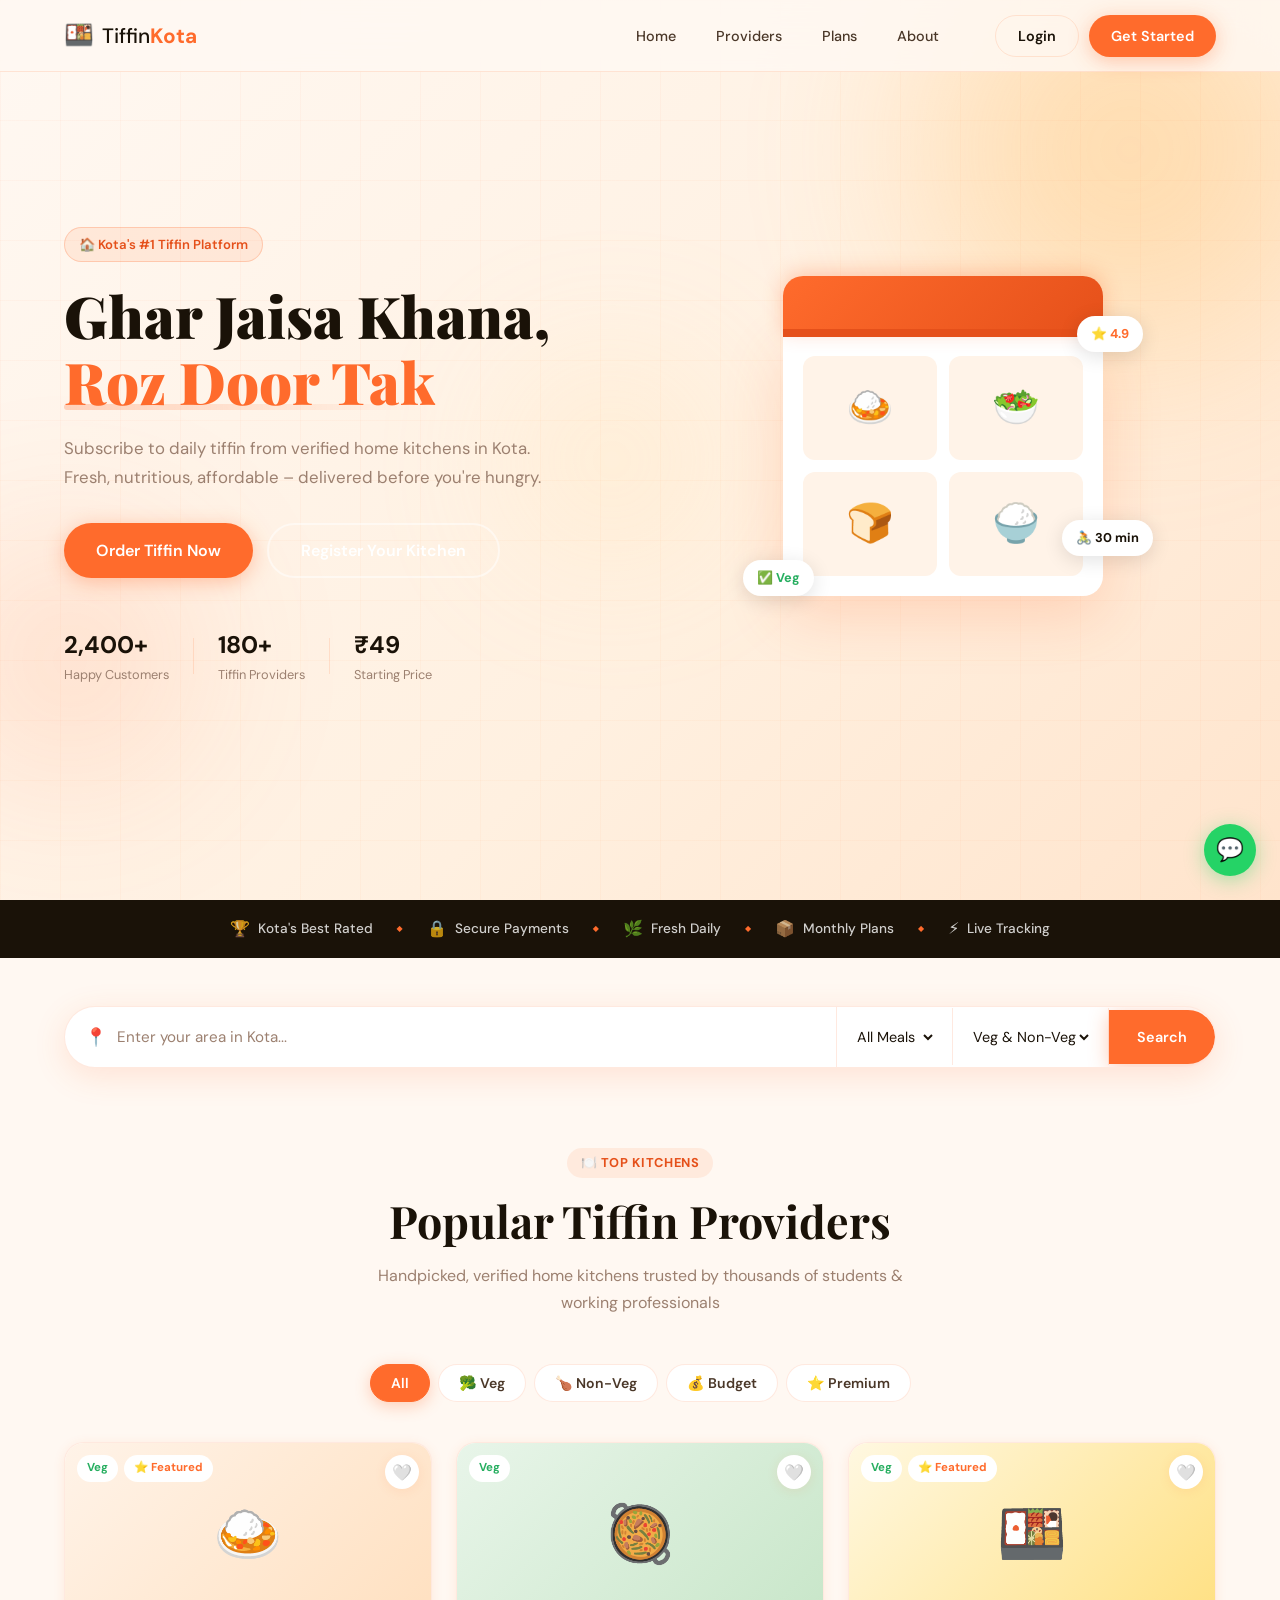
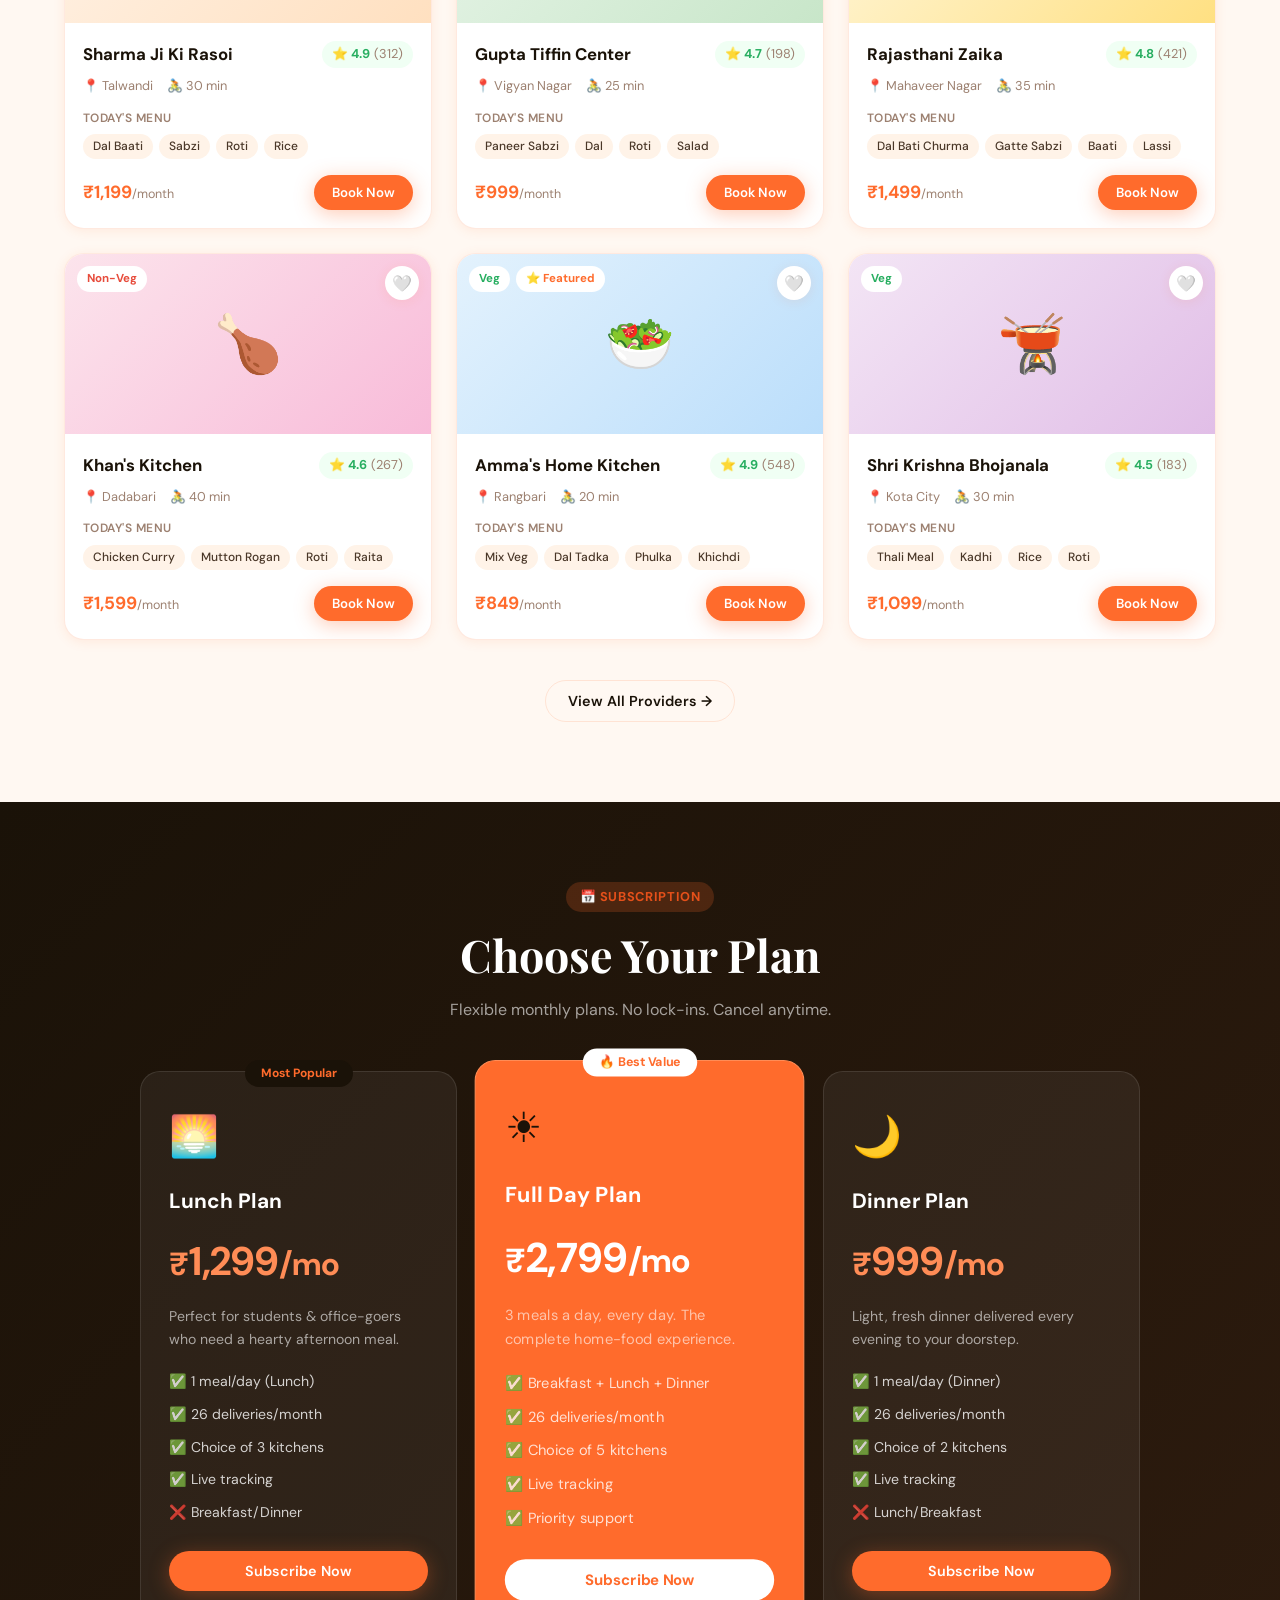
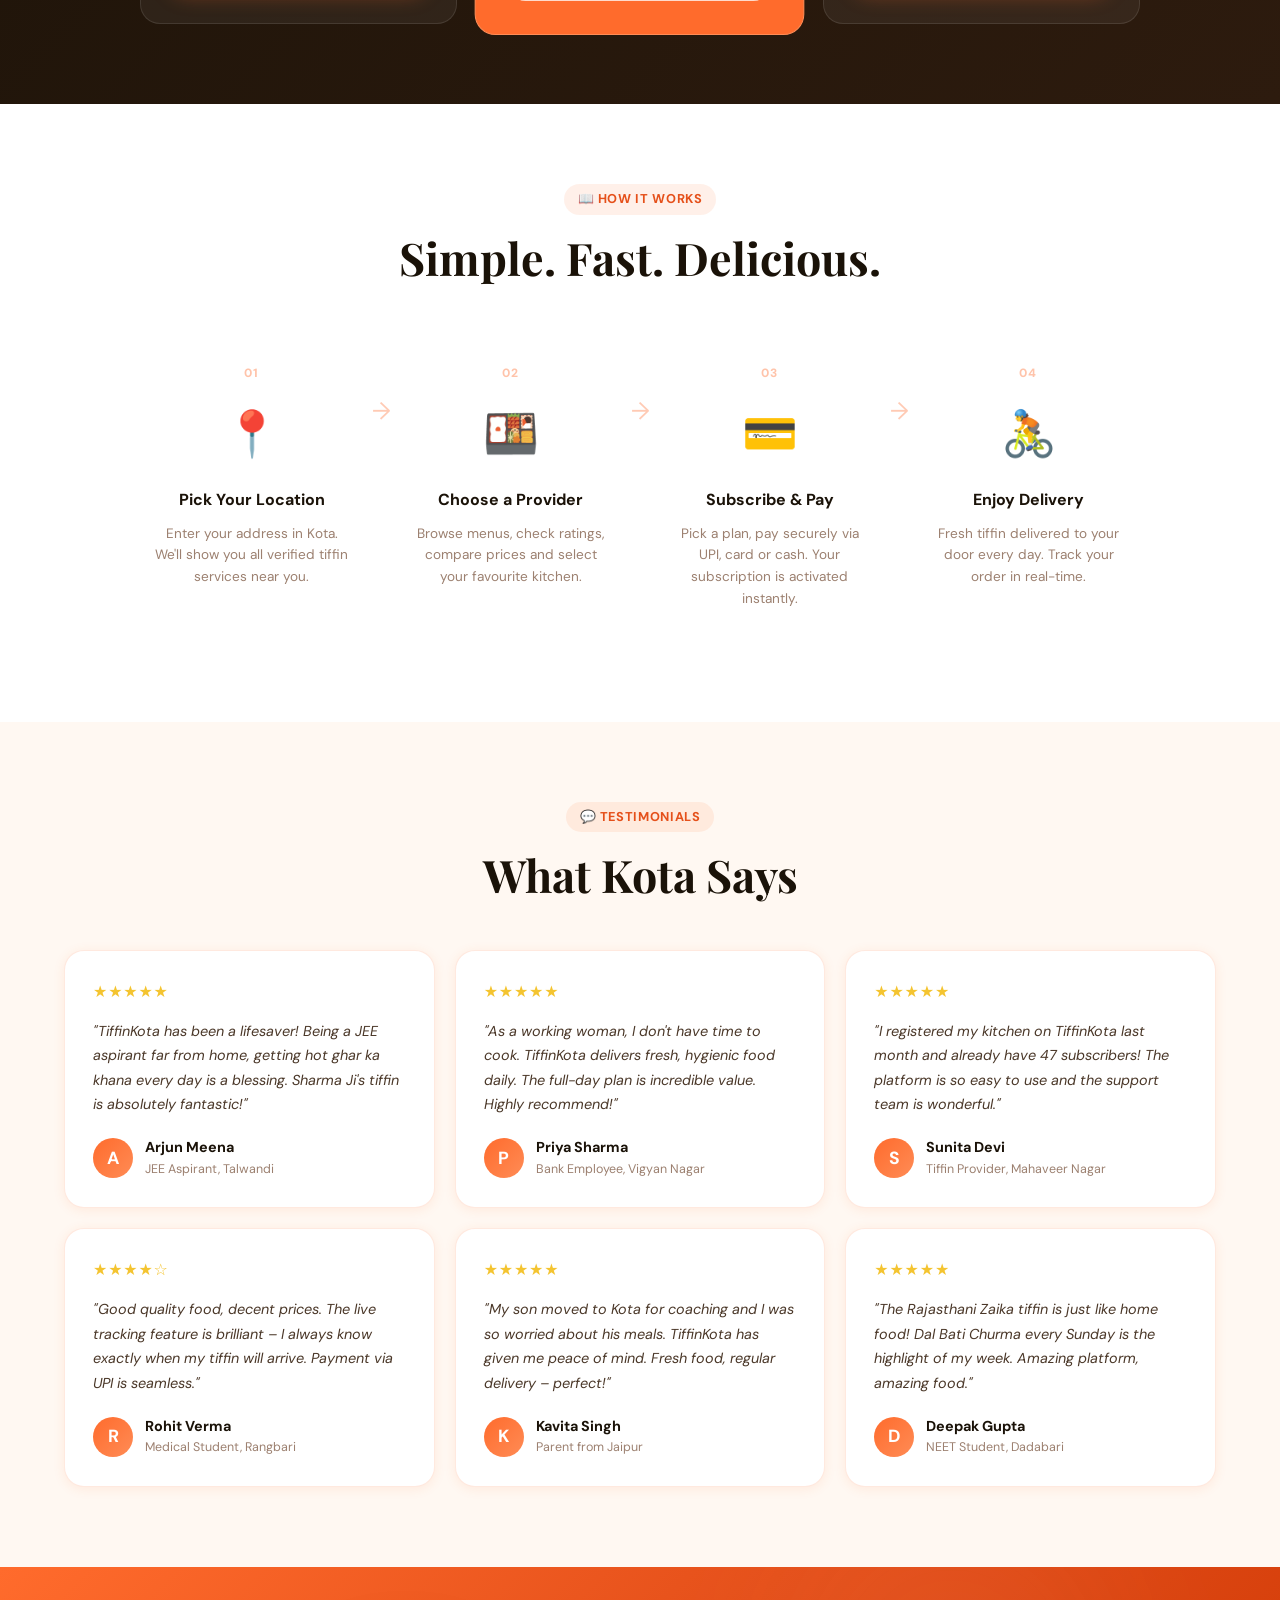
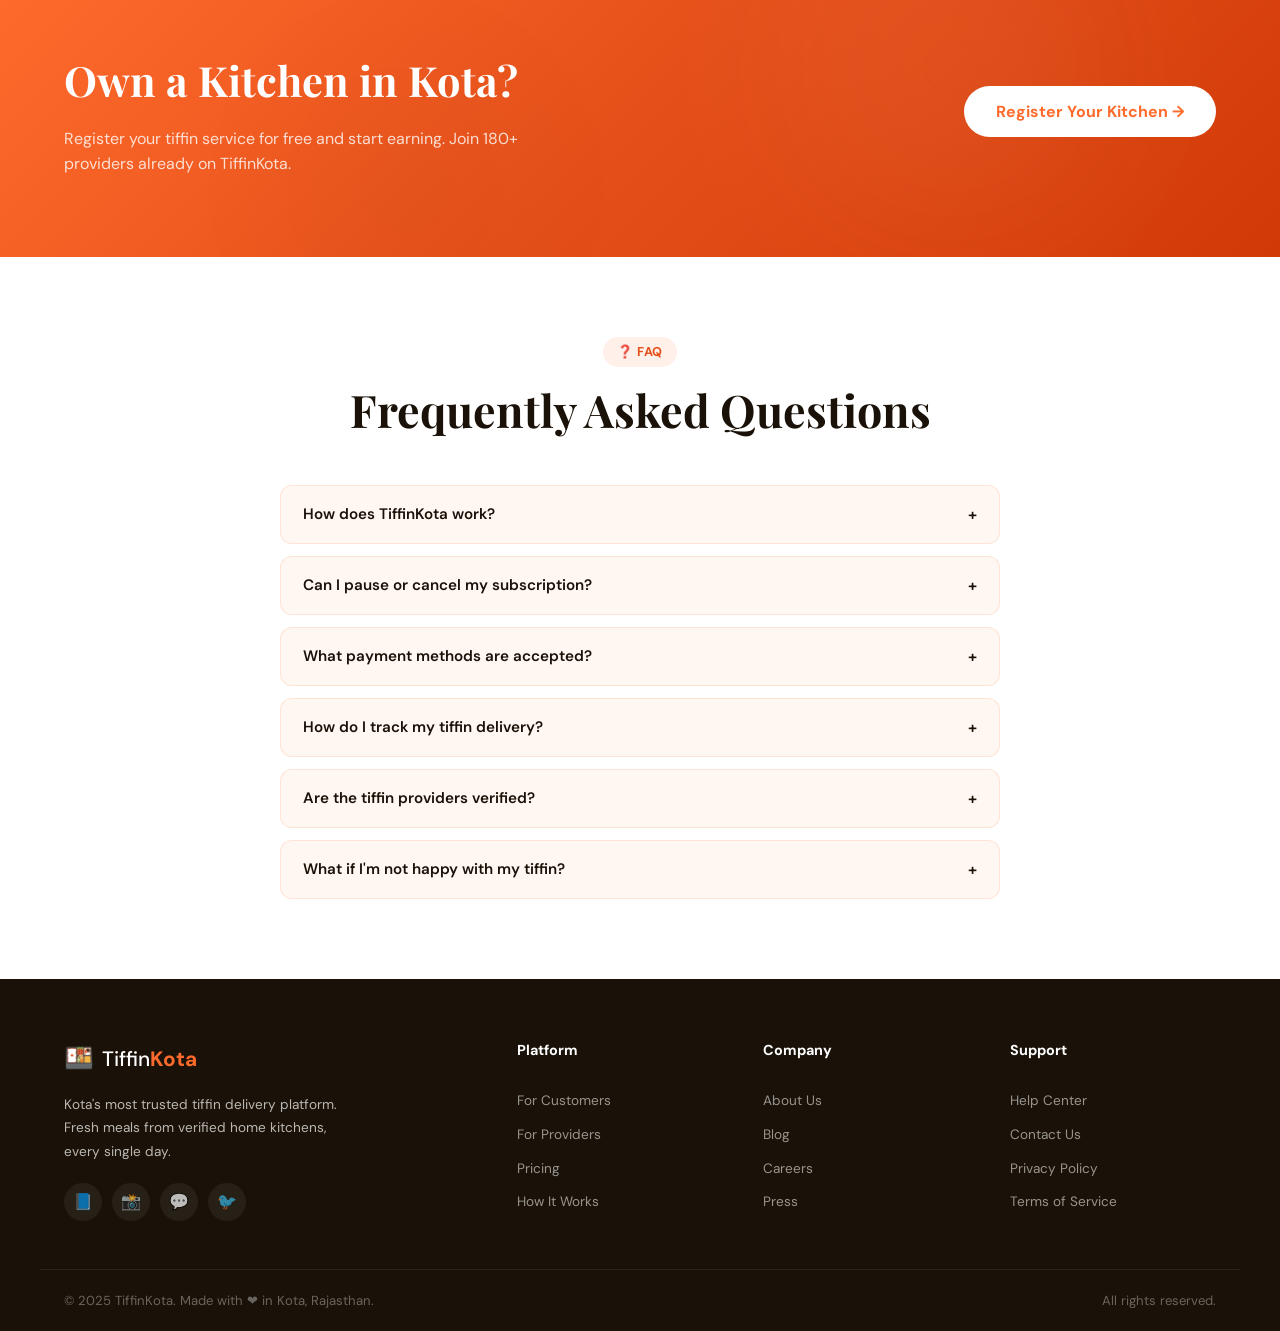
<file: index.html>
<!DOCTYPE html>
<html lang="en">
<head>
  <meta charset="UTF-8" />
  <meta name="viewport" content="width=device-width, initial-scale=1.0" />
  <meta name="description" content="TiffinKota – Premium Tiffin Delivery in Kota. Fresh, homemade meals delivered daily." />
  <title>TiffinKota – Fresh Tiffin Delivered Daily</title>
  <link rel="stylesheet" href="style.css" />
  <link rel="preconnect" href="https://fonts.googleapis.com" />
  <link href="https://fonts.googleapis.com/css2?family=Playfair+Display:wght@700;900&family=DM+Sans:wght@300;400;500;600&display=swap" rel="stylesheet" />
</head>
<body>

<!-- ===== NAV ===== -->
<nav class="nav" id="mainNav">
  <div class="nav__inner">
    <a href="#" class="nav__logo">
      <span class="logo-icon">🍱</span>
      <span>Tiffin<strong>Kota</strong></span>
    </a>
    <ul class="nav__links" id="navLinks">
      <li><a href="#home" class="nav__link">Home</a></li>
      <li><a href="#providers" class="nav__link">Providers</a></li>
      <li><a href="#plans" class="nav__link">Plans</a></li>
      <li><a href="#about" class="nav__link">About</a></li>
    </ul>
    <div class="nav__actions">
      <button class="btn btn--ghost" onclick="openModal('loginModal')">Login</button>
      <button class="btn btn--primary" onclick="openModal('signupModal')">Get Started</button>
    </div>
    <button class="nav__burger" id="burger" aria-label="Menu">
      <span></span><span></span><span></span>
    </button>
  </div>
</nav>

<!-- ===== HERO ===== -->
<section class="hero" id="home">
  <div class="hero__bg">
    <div class="orb orb--1"></div>
    <div class="orb orb--2"></div>
    <div class="orb orb--3"></div>
    <div class="grid-lines"></div>
  </div>
  <div class="hero__content">
    <div class="hero__badge animate-in" style="--delay:0s">🏠 Kota's #1 Tiffin Platform</div>
    <h1 class="hero__title animate-in" style="--delay:.1s">
      Ghar Jaisa Khana,<br /><span class="highlight">Roz Door Tak</span>
    </h1>
    <p class="hero__sub animate-in" style="--delay:.2s">
      Subscribe to daily tiffin from verified home kitchens in Kota. Fresh, nutritious, affordable – delivered before you're hungry.
    </p>
    <div class="hero__cta animate-in" style="--delay:.3s">
      <button class="btn btn--primary btn--lg" onclick="openModal('signupModal')">Order Tiffin Now</button>
      <button class="btn btn--outline btn--lg" onclick="openModal('ownerModal')">Register Your Kitchen</button>
    </div>
    <div class="hero__stats animate-in" style="--delay:.4s">
      <div class="stat"><strong>2,400+</strong><span>Happy Customers</span></div>
      <div class="stat-divider"></div>
      <div class="stat"><strong>180+</strong><span>Tiffin Providers</span></div>
      <div class="stat-divider"></div>
      <div class="stat"><strong>₹49</strong><span>Starting Price</span></div>
    </div>
  </div>
  <div class="hero__visual animate-in" style="--delay:.2s">
    <div class="tiffin-box">
      <div class="tiffin-box__lid"></div>
      <div class="tiffin-box__body">
        <div class="food-item food-item--1">🍛</div>
        <div class="food-item food-item--2">🥗</div>
        <div class="food-item food-item--3">🍞</div>
        <div class="food-item food-item--4">🍚</div>
      </div>
      <div class="floating-badge fb--1">⭐ 4.9</div>
      <div class="floating-badge fb--2">🚴 30 min</div>
      <div class="floating-badge fb--3">✅ Veg</div>
    </div>
  </div>
</section>

<!-- ===== TRUST STRIP ===== -->
<div class="trust-strip">
  <div class="trust-strip__inner">
    <div class="trust-item"><span>🏆</span> Kota's Best Rated</div>
    <div class="trust-sep">◆</div>
    <div class="trust-item"><span>🔒</span> Secure Payments</div>
    <div class="trust-sep">◆</div>
    <div class="trust-item"><span>🌿</span> Fresh Daily</div>
    <div class="trust-sep">◆</div>
    <div class="trust-item"><span>📦</span> Monthly Plans</div>
    <div class="trust-sep">◆</div>
    <div class="trust-item"><span>⚡</span> Live Tracking</div>
  </div>
</div>

<!-- ===== SEARCH BAR ===== -->
<section class="search-section">
  <div class="container">
    <div class="search-bar">
      <div class="search-bar__field">
        <span class="search-icon">📍</span>
        <input type="text" placeholder="Enter your area in Kota..." id="locationInput" />
      </div>
      <div class="search-bar__filter">
        <select id="mealType">
          <option value="">All Meals</option>
          <option>Breakfast</option>
          <option>Lunch</option>
          <option>Dinner</option>
        </select>
      </div>
      <div class="search-bar__filter">
        <select id="vegFilter">
          <option value="">Veg & Non-Veg</option>
          <option>Veg Only</option>
          <option>Non-Veg</option>
        </select>
      </div>
      <button class="btn btn--primary search-bar__btn" onclick="triggerSearch()">Search</button>
    </div>
  </div>
</section>

<!-- ===== PROVIDERS ===== -->
<section class="section" id="providers">
  <div class="container">
    <div class="section-head">
      <div class="section-badge">🍽️ Top Kitchens</div>
      <h2 class="section-title">Popular Tiffin Providers</h2>
      <p class="section-sub">Handpicked, verified home kitchens trusted by thousands of students & working professionals</p>
    </div>
    <div class="filter-tabs" id="filterTabs">
      <button class="tab active" data-filter="all">All</button>
      <button class="tab" data-filter="veg">🥦 Veg</button>
      <button class="tab" data-filter="nonveg">🍗 Non-Veg</button>
      <button class="tab" data-filter="budget">💰 Budget</button>
      <button class="tab" data-filter="premium">⭐ Premium</button>
    </div>
    <div class="cards-grid" id="providersGrid">
      <!-- Injected by JS -->
    </div>
    <div class="section-more">
      <button class="btn btn--ghost" onclick="loadMore()">View All Providers →</button>
    </div>
  </div>
</section>

<!-- ===== PLANS ===== -->
<section class="plans-section" id="plans">
  <div class="container">
    <div class="section-head">
      <div class="section-badge">📅 Subscription</div>
      <h2 class="section-title">Choose Your Plan</h2>
      <p class="section-sub">Flexible monthly plans. No lock-ins. Cancel anytime.</p>
    </div>
    <div class="plans-grid">
      <div class="plan-card plan-card--basic">
        <div class="plan-tag">Most Popular</div>
        <div class="plan-icon">🌅</div>
        <h3>Lunch Plan</h3>
        <div class="plan-price">₹<span>1,299</span>/mo</div>
        <p class="plan-desc">Perfect for students & office-goers who need a hearty afternoon meal.</p>
        <ul class="plan-features">
          <li>✅ 1 meal/day (Lunch)</li>
          <li>✅ 26 deliveries/month</li>
          <li>✅ Choice of 3 kitchens</li>
          <li>✅ Live tracking</li>
          <li>❌ Breakfast/Dinner</li>
        </ul>
        <button class="btn btn--primary btn--full" onclick="openModal('signupModal')">Subscribe Now</button>
      </div>
      <div class="plan-card plan-card--popular">
        <div class="plan-tag plan-tag--hot">🔥 Best Value</div>
        <div class="plan-icon">☀️</div>
        <h3>Full Day Plan</h3>
        <div class="plan-price">₹<span>2,799</span>/mo</div>
        <p class="plan-desc">3 meals a day, every day. The complete home-food experience.</p>
        <ul class="plan-features">
          <li>✅ Breakfast + Lunch + Dinner</li>
          <li>✅ 26 deliveries/month</li>
          <li>✅ Choice of 5 kitchens</li>
          <li>✅ Live tracking</li>
          <li>✅ Priority support</li>
        </ul>
        <button class="btn btn--white btn--full" onclick="openModal('signupModal')">Subscribe Now</button>
      </div>
      <div class="plan-card plan-card--basic">
        <div class="plan-icon">🌙</div>
        <h3>Dinner Plan</h3>
        <div class="plan-price">₹<span>999</span>/mo</div>
        <p class="plan-desc">Light, fresh dinner delivered every evening to your doorstep.</p>
        <ul class="plan-features">
          <li>✅ 1 meal/day (Dinner)</li>
          <li>✅ 26 deliveries/month</li>
          <li>✅ Choice of 2 kitchens</li>
          <li>✅ Live tracking</li>
          <li>❌ Lunch/Breakfast</li>
        </ul>
        <button class="btn btn--primary btn--full" onclick="openModal('signupModal')">Subscribe Now</button>
      </div>
    </div>
  </div>
</section>

<!-- ===== HOW IT WORKS ===== -->
<section class="section how-section" id="about">
  <div class="container">
    <div class="section-head">
      <div class="section-badge">📖 How It Works</div>
      <h2 class="section-title">Simple. Fast. Delicious.</h2>
    </div>
    <div class="steps-grid">
      <div class="step-card">
        <div class="step-num">01</div>
        <div class="step-icon">📍</div>
        <h3>Pick Your Location</h3>
        <p>Enter your address in Kota. We'll show you all verified tiffin services near you.</p>
      </div>
      <div class="step-arrow">→</div>
      <div class="step-card">
        <div class="step-num">02</div>
        <div class="step-icon">🍱</div>
        <h3>Choose a Provider</h3>
        <p>Browse menus, check ratings, compare prices and select your favourite kitchen.</p>
      </div>
      <div class="step-arrow">→</div>
      <div class="step-card">
        <div class="step-num">03</div>
        <div class="step-icon">💳</div>
        <h3>Subscribe & Pay</h3>
        <p>Pick a plan, pay securely via UPI, card or cash. Your subscription is activated instantly.</p>
      </div>
      <div class="step-arrow">→</div>
      <div class="step-card">
        <div class="step-num">04</div>
        <div class="step-icon">🚴</div>
        <h3>Enjoy Delivery</h3>
        <p>Fresh tiffin delivered to your door every day. Track your order in real-time.</p>
      </div>
    </div>
  </div>
</section>

<!-- ===== TESTIMONIALS ===== -->
<section class="section testimonials-section">
  <div class="container">
    <div class="section-head">
      <div class="section-badge">💬 Testimonials</div>
      <h2 class="section-title">What Kota Says</h2>
    </div>
    <div class="testimonials-grid" id="testimonialsGrid">
      <!-- Injected by JS -->
    </div>
  </div>
</section>

<!-- ===== CTA BANNER ===== -->
<section class="cta-section">
  <div class="cta-section__bg">
    <div class="orb orb--cta1"></div>
    <div class="orb orb--cta2"></div>
  </div>
  <div class="container cta-inner">
    <div class="cta-text">
      <h2>Own a Kitchen in Kota?</h2>
      <p>Register your tiffin service for free and start earning. Join 180+ providers already on TiffinKota.</p>
    </div>
    <div class="cta-actions">
      <button class="btn btn--white btn--lg" onclick="openModal('ownerModal')">Register Your Kitchen →</button>
    </div>
  </div>
</section>

<!-- ===== FAQ ===== -->
<section class="section faq-section">
  <div class="container">
    <div class="section-head">
      <div class="section-badge">❓ FAQ</div>
      <h2 class="section-title">Frequently Asked Questions</h2>
    </div>
    <div class="faq-list" id="faqList">
      <!-- Injected by JS -->
    </div>
  </div>
</section>

<!-- ===== FOOTER ===== -->
<footer class="footer">
  <div class="container footer__inner">
    <div class="footer__brand">
      <div class="nav__logo">
        <span class="logo-icon">🍱</span>
        <span>Tiffin<strong>Kota</strong></span>
      </div>
      <p>Kota's most trusted tiffin delivery platform. Fresh meals from verified home kitchens, every single day.</p>
      <div class="footer__social">
        <a href="#" class="social-btn">📘</a>
        <a href="#" class="social-btn">📸</a>
        <a href="#" class="social-btn">💬</a>
        <a href="#" class="social-btn">🐦</a>
      </div>
    </div>
    <div class="footer__col">
      <h4>Platform</h4>
      <a href="#">For Customers</a>
      <a href="#">For Providers</a>
      <a href="#">Pricing</a>
      <a href="#">How It Works</a>
    </div>
    <div class="footer__col">
      <h4>Company</h4>
      <a href="#">About Us</a>
      <a href="#">Blog</a>
      <a href="#">Careers</a>
      <a href="#">Press</a>
    </div>
    <div class="footer__col">
      <h4>Support</h4>
      <a href="#">Help Center</a>
      <a href="#">Contact Us</a>
      <a href="#">Privacy Policy</a>
      <a href="#">Terms of Service</a>
    </div>
  </div>
  <div class="footer__bottom">
    <p>© 2025 TiffinKota. Made with ❤️ in Kota, Rajasthan.</p>
    <p>All rights reserved.</p>
  </div>
</footer>

<!-- ===== MODALS ===== -->
<div class="modal-overlay" id="loginModal">
  <div class="modal">
    <button class="modal__close" onclick="closeModal('loginModal')">✕</button>
    <div class="modal__logo"><span class="logo-icon">🍱</span> TiffinKota</div>
    <h2 class="modal__title">Welcome Back!</h2>
    <p class="modal__sub">Login to your account</p>
    <div class="modal-tabs">
      <button class="modal-tab active" onclick="switchLoginType('customer', this)">Customer</button>
      <button class="modal-tab" onclick="switchLoginType('owner', this)">Owner</button>
    </div>
    <form class="modal__form" onsubmit="handleLogin(event)">
      <div class="form-group">
        <label>Email / Phone</label>
        <input type="text" placeholder="Enter email or phone number" required />
      </div>
      <div class="form-group">
        <label>Password</label>
        <input type="password" placeholder="Enter your password" required />
      </div>
      <button type="submit" class="btn btn--primary btn--full">Login</button>
    </form>
    <div class="modal__divider"><span>OR</span></div>
    <button class="btn btn--google btn--full">🔍 Continue with Google</button>
    <p class="modal__footer">Don't have an account? <a href="#" onclick="switchModal('loginModal','signupModal')">Sign Up</a></p>
  </div>
</div>

<div class="modal-overlay" id="signupModal">
  <div class="modal">
    <button class="modal__close" onclick="closeModal('signupModal')">✕</button>
    <div class="modal__logo"><span class="logo-icon">🍱</span> TiffinKota</div>
    <h2 class="modal__title">Create Account</h2>
    <p class="modal__sub">Start your tiffin journey today</p>
    <form class="modal__form" onsubmit="handleSignup(event)">
      <div class="form-group">
        <label>Full Name</label>
        <input type="text" placeholder="Your name" required />
      </div>
      <div class="form-group">
        <label>Email</label>
        <input type="email" placeholder="your@email.com" required />
      </div>
      <div class="form-group">
        <label>Phone Number</label>
        <input type="tel" placeholder="+91 XXXXXXXXXX" required />
      </div>
      <div class="form-group">
        <label>Password</label>
        <input type="password" placeholder="Create a strong password" required />
      </div>
      <div class="form-group">
        <label>Area in Kota</label>
        <select>
          <option>Select your area</option>
          <option>Talwandi</option>
          <option>Vigyan Nagar</option>
          <option>Mahaveer Nagar</option>
          <option>Dadabari</option>
          <option>Rangbari</option>
          <option>Kota City</option>
        </select>
      </div>
      <button type="submit" class="btn btn--primary btn--full">Create Account</button>
    </form>
    <div class="modal__divider"><span>OR</span></div>
    <button class="btn btn--google btn--full">🔍 Continue with Google</button>
    <p class="modal__footer">Already have an account? <a href="#" onclick="switchModal('signupModal','loginModal')">Login</a></p>
  </div>
</div>

<div class="modal-overlay" id="ownerModal">
  <div class="modal modal--wide">
    <button class="modal__close" onclick="closeModal('ownerModal')">✕</button>
    <div class="modal__logo"><span class="logo-icon">🍱</span> TiffinKota</div>
    <h2 class="modal__title">Register Your Kitchen</h2>
    <p class="modal__sub">Join 180+ providers and grow your tiffin business</p>
    <form class="modal__form" onsubmit="handleOwnerSignup(event)">
      <div class="form-row">
        <div class="form-group">
          <label>Kitchen Name</label>
          <input type="text" placeholder="Eg: Sharma Tiffin Service" required />
        </div>
        <div class="form-group">
          <label>Owner Name</label>
          <input type="text" placeholder="Your full name" required />
        </div>
      </div>
      <div class="form-row">
        <div class="form-group">
          <label>Phone Number</label>
          <input type="tel" placeholder="+91 XXXXXXXXXX" required />
        </div>
        <div class="form-group">
          <label>WhatsApp Number</label>
          <input type="tel" placeholder="+91 XXXXXXXXXX" />
        </div>
      </div>
      <div class="form-group">
        <label>Address / Area in Kota</label>
        <input type="text" placeholder="Full address for your kitchen" required />
      </div>
      <div class="form-row">
        <div class="form-group">
          <label>Food Type</label>
          <select>
            <option>Veg Only</option>
            <option>Non-Veg Only</option>
            <option>Both</option>
          </select>
        </div>
        <div class="form-group">
          <label>Starting Price (per day)</label>
          <input type="number" placeholder="₹ per meal" required />
        </div>
      </div>
      <div class="form-group">
        <label>Delivery Areas</label>
        <input type="text" placeholder="Eg: Talwandi, Vigyan Nagar, Mahaveer Nagar" />
      </div>
      <button type="submit" class="btn btn--primary btn--full">Register Kitchen →</button>
    </form>
  </div>
</div>

<!-- ===== TOAST ===== -->
<div class="toast" id="toast"></div>

<!-- ===== FLOATING SUPPORT ===== -->
<a href="https://wa.me/91XXXXXXXXXX" class="float-support" target="_blank" title="Chat on WhatsApp">💬</a>

<script src="app.js"></script>
</body>
</html>
</file>
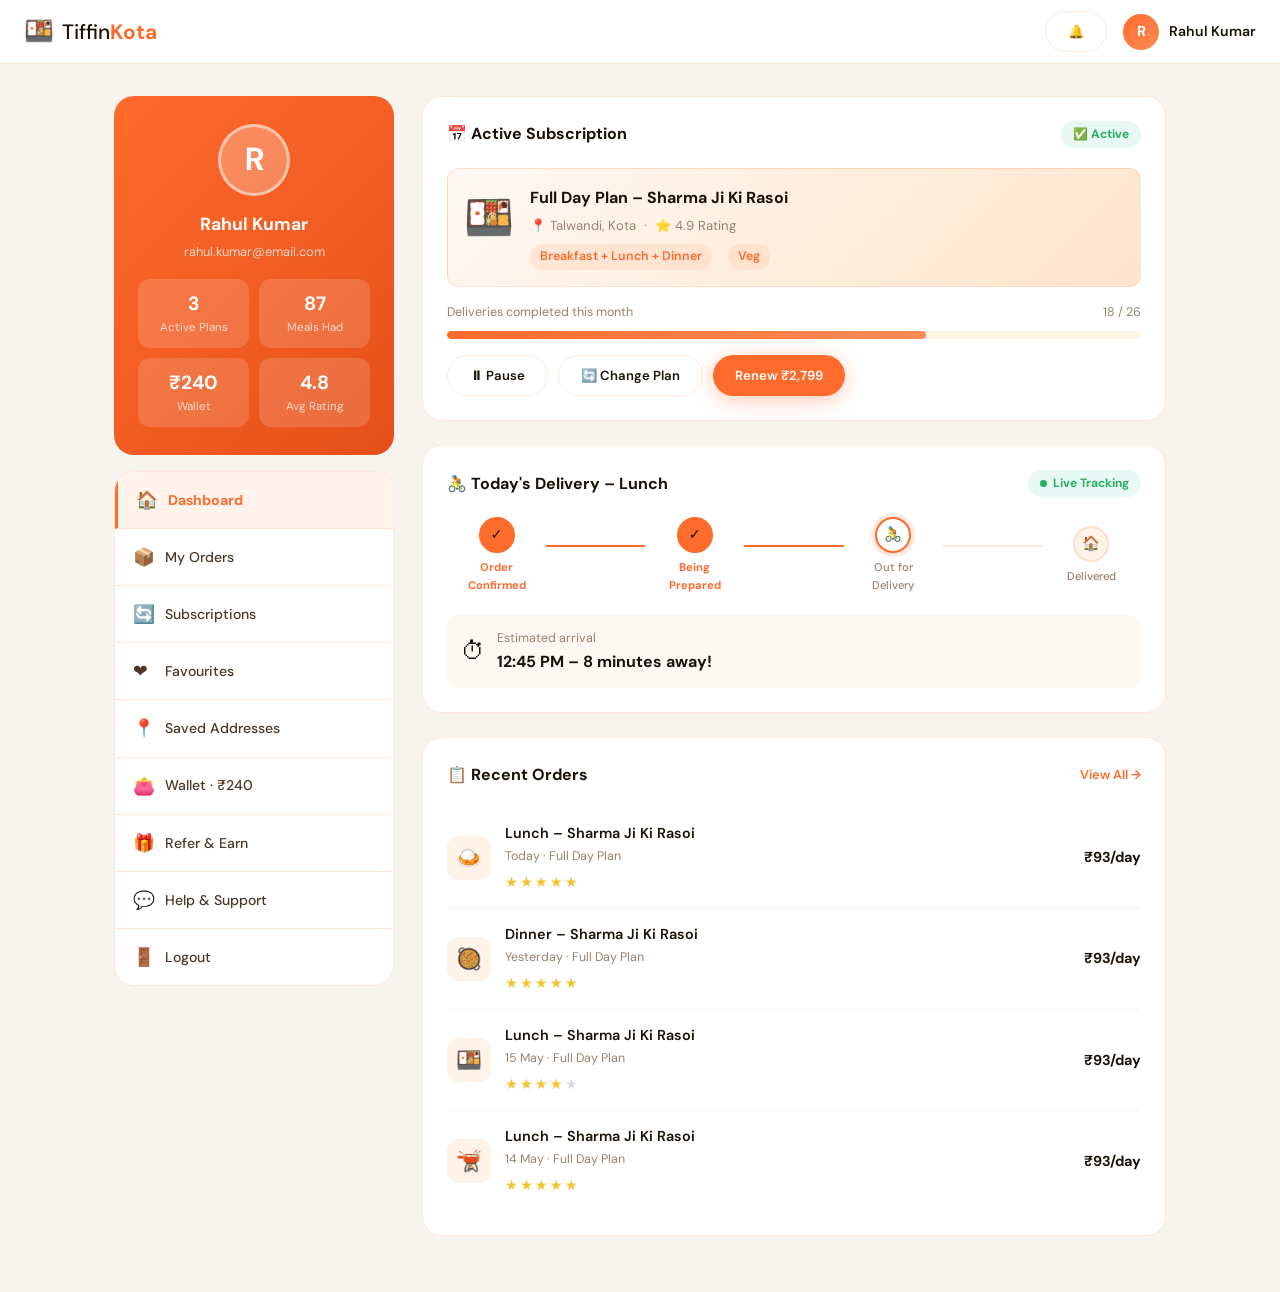
<file: customer-dashboard.html>
<!DOCTYPE html>
<html lang="en">
<head>
  <meta charset="UTF-8" />
  <meta name="viewport" content="width=device-width, initial-scale=1.0"/>
  <title>My Dashboard – TiffinKota</title>
  <link rel="stylesheet" href="style.css" />
  <link href="https://fonts.googleapis.com/css2?family=Playfair+Display:wght@700;900&family=DM+Sans:wght@300;400;500;600&display=swap" rel="stylesheet" />
  <style>
    body { background: #F7F3EF; font-family: var(--font-body); }

    /* ── TOP NAV ── */
    .customer-nav {
      background: var(--white);
      border-bottom: 1px solid var(--border);
      height: 64px;
      display: flex;
      align-items: center;
      padding: 0 24px;
      gap: 16px;
      position: sticky;
      top: 0;
      z-index: 100;
    }
    .customer-nav .nav__logo { margin-right: auto; }
    .nav-user {
      display: flex;
      align-items: center;
      gap: 10px;
      cursor: pointer;
    }
    .nav-user-avatar {
      width: 36px; height: 36px;
      border-radius: 50%;
      background: linear-gradient(135deg, var(--orange), var(--orange-lt));
      display: flex;
      align-items: center;
      justify-content: center;
      color: var(--white);
      font-weight: 700;
      font-size: .9rem;
    }
    .nav-user-name { font-size: .88rem; font-weight: 600; color: var(--dark); }

    /* ── LAYOUT ── */
    .customer-layout {
      max-width: 1100px;
      margin: 0 auto;
      padding: 32px 24px;
      display: grid;
      grid-template-columns: 280px 1fr;
      gap: 28px;
    }

    /* ── LEFT PANEL ── */
    .left-panel {}
    .profile-card {
      background: linear-gradient(135deg, var(--orange), var(--orange-dk));
      border-radius: var(--radius-md);
      padding: 28px 24px;
      text-align: center;
      color: var(--white);
      margin-bottom: 16px;
    }
    .profile-avatar {
      width: 72px; height: 72px;
      border-radius: 50%;
      background: rgba(255,255,255,.25);
      margin: 0 auto 14px;
      display: flex;
      align-items: center;
      justify-content: center;
      font-size: 2rem;
      font-weight: 700;
      border: 3px solid rgba(255,255,255,.5);
    }
    .profile-name { font-size: 1.1rem; font-weight: 700; margin-bottom: 4px; }
    .profile-email { font-size: .8rem; opacity: .75; margin-bottom: 16px; }
    .profile-stats {
      display: grid;
      grid-template-columns: 1fr 1fr;
      gap: 10px;
    }
    .p-stat {
      background: rgba(255,255,255,.15);
      border-radius: var(--radius-sm);
      padding: 10px;
    }
    .p-stat-val { font-size: 1.2rem; font-weight: 700; }
    .p-stat-label { font-size: .72rem; opacity: .75; }

    .side-menu {
      background: var(--white);
      border-radius: var(--radius-md);
      border: 1px solid var(--border);
      overflow: hidden;
    }
    .side-menu-item {
      display: flex;
      align-items: center;
      gap: 12px;
      padding: 14px 18px;
      font-size: .88rem;
      font-weight: 500;
      color: var(--mid);
      cursor: pointer;
      border-bottom: 1px solid var(--border);
      transition: all var(--transition);
    }
    .side-menu-item:last-child { border-bottom: none; }
    .side-menu-item:hover { background: var(--warm); color: var(--orange); }
    .side-menu-item.active { background: #FFF3EC; color: var(--orange); font-weight: 700; border-left: 3px solid var(--orange); }
    .side-menu-item .m-icon { font-size: 1.1rem; width: 20px; }

    /* ── RIGHT PANEL ── */
    .right-panel {}

    /* ACTIVE SUBSCRIPTION */
    .subscription-card {
      background: var(--white);
      border-radius: var(--radius-md);
      padding: 24px;
      border: 1px solid var(--border);
      margin-bottom: 24px;
    }
    .sub-header { display: flex; justify-content: space-between; align-items: flex-start; margin-bottom: 20px; }
    .sub-title { font-size: 1rem; font-weight: 700; color: var(--dark); }
    .sub-badge {
      background: #E8F8F5; color: #27AE60;
      font-size: .75rem; font-weight: 700;
      padding: 4px 12px; border-radius: 50px;
    }
    .sub-plan-card {
      display: flex;
      gap: 16px;
      padding: 16px;
      background: linear-gradient(135deg, #FFF8F2, #FFE4CC);
      border-radius: var(--radius-sm);
      border: 1px solid rgba(255,107,44,.15);
      margin-bottom: 16px;
    }
    .sub-plan-emoji { font-size: 2.5rem; }
    .sub-plan-info { flex: 1; }
    .sub-plan-name { font-size: 1rem; font-weight: 700; color: var(--dark); margin-bottom: 4px; }
    .sub-plan-kitchen { font-size: .82rem; color: var(--muted); margin-bottom: 8px; }
    .sub-plan-meta { display: flex; gap: 16px; }
    .sub-plan-tag { font-size: .78rem; font-weight: 600; color: var(--orange); background: rgba(255,107,44,.1); padding: 3px 10px; border-radius: 50px; }
    .sub-progress { margin-top: 16px; }
    .sub-progress-label { display: flex; justify-content: space-between; font-size: .78rem; color: var(--muted); margin-bottom: 8px; }
    .progress-bar { width: 100%; height: 8px; background: var(--warm); border-radius: 50px; overflow: hidden; }
    .progress-fill { height: 100%; background: linear-gradient(90deg, var(--orange), var(--orange-lt)); border-radius: 50px; }
    .sub-actions { display: flex; gap: 10px; margin-top: 16px; flex-wrap: wrap; }

    /* TODAY'S DELIVERY */
    .delivery-card {
      background: var(--white);
      border-radius: var(--radius-md);
      padding: 24px;
      border: 1px solid var(--border);
      margin-bottom: 24px;
    }
    .delivery-header { display: flex; justify-content: space-between; align-items: center; margin-bottom: 20px; }
    .delivery-title { font-size: 1rem; font-weight: 700; color: var(--dark); }
    .live-badge {
      display: flex; align-items: center; gap: 6px;
      background: #E8F8F5; color: #27AE60;
      font-size: .75rem; font-weight: 700;
      padding: 4px 12px; border-radius: 50px;
    }
    .live-dot { width: 7px; height: 7px; border-radius: 50%; background: #27AE60; animation: blink2 1.2s ease infinite; }
    @keyframes blink2 { 0%,100%{opacity:1}50%{opacity:.3} }
    .tracker-steps {
      display: flex;
      align-items: center;
      margin-bottom: 20px;
    }
    .t-step {
      display: flex;
      flex-direction: column;
      align-items: center;
      gap: 6px;
      flex: 1;
    }
    .t-step-circle {
      width: 36px; height: 36px;
      border-radius: 50%;
      background: var(--warm);
      border: 2px solid var(--border);
      display: flex;
      align-items: center;
      justify-content: center;
      font-size: .9rem;
      transition: all .3s;
    }
    .t-step-circle.done { background: var(--orange); border-color: var(--orange); }
    .t-step-circle.active { background: var(--white); border-color: var(--orange); box-shadow: 0 0 0 4px rgba(255,107,44,.15); animation: pulse2 1.5s ease infinite; }
    @keyframes pulse2 { 0%,100%{box-shadow:0 0 0 4px rgba(255,107,44,.15)}50%{box-shadow:0 0 0 8px rgba(255,107,44,.05)} }
    .t-step-label { font-size: .7rem; color: var(--muted); font-weight: 500; text-align: center; }
    .t-step.done .t-step-label { color: var(--orange); font-weight: 700; }
    .t-line { flex: 1; height: 2px; background: var(--border); margin-bottom: 20px; }
    .t-line.done { background: var(--orange); }
    .delivery-eta {
      display: flex;
      align-items: center;
      gap: 12px;
      padding: 14px;
      background: var(--cream);
      border-radius: var(--radius-sm);
    }
    .eta-icon { font-size: 1.5rem; }
    .eta-text {}
    .eta-label { font-size: .78rem; color: var(--muted); }
    .eta-val { font-size: 1rem; font-weight: 700; color: var(--dark); }

    /* RECENT ORDERS */
    .orders-card {
      background: var(--white);
      border-radius: var(--radius-md);
      padding: 24px;
      border: 1px solid var(--border);
      margin-bottom: 24px;
    }
    .orders-card-header { display: flex; justify-content: space-between; align-items: center; margin-bottom: 20px; }
    .order-history-item {
      display: flex;
      align-items: center;
      gap: 14px;
      padding: 14px 0;
      border-bottom: 1px solid rgba(0,0,0,.05);
    }
    .order-history-item:last-child { border-bottom: none; }
    .order-history-emoji {
      width: 44px; height: 44px;
      background: var(--warm);
      border-radius: var(--radius-sm);
      display: flex;
      align-items: center;
      justify-content: center;
      font-size: 1.3rem;
      flex-shrink: 0;
    }
    .order-history-info { flex: 1; }
    .order-history-name { font-size: .9rem; font-weight: 600; color: var(--dark); }
    .order-history-meta { font-size: .78rem; color: var(--muted); margin-top: 2px; }
    .order-history-price { font-size: .9rem; font-weight: 700; color: var(--dark); }
    .order-history-rating { display: flex; gap: 2px; margin-top: 4px; cursor: pointer; }
    .star { font-size: .9rem; color: #DDD; transition: color .2s; }
    .star.lit { color: #F4C430; }
    .star:hover { color: #F4C430; }

    /* ── BOTTOM NAV (MOBILE) ── */
    .bottom-nav {
      display: none;
      position: fixed;
      bottom: 0; left: 0; right: 0;
      background: var(--white);
      border-top: 1px solid var(--border);
      z-index: 200;
      padding: 8px 0 env(safe-area-inset-bottom, 8px);
    }
    .bottom-nav-inner { display: flex; justify-content: space-around; }
    .bottom-nav-item {
      display: flex;
      flex-direction: column;
      align-items: center;
      gap: 3px;
      padding: 4px 12px;
      cursor: pointer;
      border: none;
      background: none;
    }
    .bottom-nav-icon { font-size: 1.3rem; }
    .bottom-nav-label { font-size: .65rem; color: var(--muted); font-weight: 600; }
    .bottom-nav-item.active .bottom-nav-label { color: var(--orange); }
    .bottom-nav-item.active .bottom-nav-icon { animation: popIn .2s ease; }
    @keyframes popIn { 0%{transform:scale(.8)}100%{transform:scale(1)} }

    /* ── RESPONSIVE ── */
    @media (max-width: 860px) {
      .customer-layout { grid-template-columns: 1fr; }
      .left-panel { display: none; }
      .bottom-nav { display: block; }
      body { padding-bottom: 70px; }
    }
    @media (max-width: 480px) {
      .customer-layout { padding: 16px; }
      .tracker-steps { flex-wrap: wrap; }
    }
  </style>
</head>
<body>

<!-- TOP NAV -->
<nav class="customer-nav">
  <a href="index.html" class="nav__logo">
    <span class="logo-icon">🍱</span>
    <span>Tiffin<strong>Kota</strong></span>
  </a>
  <button class="btn btn--ghost" style="font-size:.82rem" onclick="showT('🔔 No new notifications')">🔔</button>
  <div class="nav-user" onclick="showT('Profile clicked!')">
    <div class="nav-user-avatar">R</div>
    <div class="nav-user-name">Rahul Kumar</div>
  </div>
</nav>

<div class="customer-layout">

  <!-- LEFT PANEL -->
  <div class="left-panel">
    <div class="profile-card">
      <div class="profile-avatar">R</div>
      <div class="profile-name">Rahul Kumar</div>
      <div class="profile-email">rahul.kumar@email.com</div>
      <div class="profile-stats">
        <div class="p-stat">
          <div class="p-stat-val">3</div>
          <div class="p-stat-label">Active Plans</div>
        </div>
        <div class="p-stat">
          <div class="p-stat-val">87</div>
          <div class="p-stat-label">Meals Had</div>
        </div>
        <div class="p-stat">
          <div class="p-stat-val">₹240</div>
          <div class="p-stat-label">Wallet</div>
        </div>
        <div class="p-stat">
          <div class="p-stat-val">4.8</div>
          <div class="p-stat-label">Avg Rating</div>
        </div>
      </div>
    </div>

    <div class="side-menu">
      <div class="side-menu-item active"><span class="m-icon">🏠</span> Dashboard</div>
      <div class="side-menu-item" onclick="showT('My Orders →')"><span class="m-icon">📦</span> My Orders</div>
      <div class="side-menu-item" onclick="showT('Subscriptions →')"><span class="m-icon">🔄</span> Subscriptions</div>
      <div class="side-menu-item" onclick="showT('Favourites →')"><span class="m-icon">❤️</span> Favourites</div>
      <div class="side-menu-item" onclick="showT('Addresses →')"><span class="m-icon">📍</span> Saved Addresses</div>
      <div class="side-menu-item" onclick="showT('Wallet: ₹240')"><span class="m-icon">👛</span> Wallet · ₹240</div>
      <div class="side-menu-item" onclick="showT('Referral Code: RAHUL50')"><span class="m-icon">🎁</span> Refer & Earn</div>
      <div class="side-menu-item" onclick="showT('Help opened!')"><span class="m-icon">💬</span> Help & Support</div>
      <div class="side-menu-item" onclick="window.location.href='index.html'"><span class="m-icon">🚪</span> Logout</div>
    </div>
  </div>

  <!-- RIGHT PANEL -->
  <div class="right-panel">

    <!-- Active Subscription -->
    <div class="subscription-card">
      <div class="sub-header">
        <div class="sub-title">📅 Active Subscription</div>
        <span class="sub-badge">✅ Active</span>
      </div>
      <div class="sub-plan-card">
        <div class="sub-plan-emoji">🍱</div>
        <div class="sub-plan-info">
          <div class="sub-plan-name">Full Day Plan – Sharma Ji Ki Rasoi</div>
          <div class="sub-plan-kitchen">📍 Talwandi, Kota &nbsp;·&nbsp; ⭐ 4.9 Rating</div>
          <div class="sub-plan-meta">
            <span class="sub-plan-tag">Breakfast + Lunch + Dinner</span>
            <span class="sub-plan-tag">Veg</span>
          </div>
        </div>
      </div>
      <div class="sub-progress">
        <div class="sub-progress-label">
          <span>Deliveries completed this month</span>
          <span>18 / 26</span>
        </div>
        <div class="progress-bar"><div class="progress-fill" style="width:69%"></div></div>
      </div>
      <div class="sub-actions">
        <button class="btn btn--ghost" style="font-size:.82rem" onclick="showT('Subscription paused for 2 days')">⏸ Pause</button>
        <button class="btn btn--ghost" style="font-size:.82rem" onclick="showT('Plan changed!')">🔄 Change Plan</button>
        <button class="btn btn--primary" style="font-size:.82rem" onclick="showT('Renewing subscription...')">Renew ₹2,799</button>
      </div>
    </div>

    <!-- Today's Delivery Tracker -->
    <div class="delivery-card">
      <div class="delivery-header">
        <div class="delivery-title">🚴 Today's Delivery – Lunch</div>
        <div class="live-badge"><div class="live-dot"></div> Live Tracking</div>
      </div>
      <div class="tracker-steps">
        <div class="t-step done">
          <div class="t-step-circle done">✓</div>
          <div class="t-step-label">Order<br/>Confirmed</div>
        </div>
        <div class="t-line done"></div>
        <div class="t-step done">
          <div class="t-step-circle done">✓</div>
          <div class="t-step-label">Being<br/>Prepared</div>
        </div>
        <div class="t-line done"></div>
        <div class="t-step active">
          <div class="t-step-circle active">🚴</div>
          <div class="t-step-label">Out for<br/>Delivery</div>
        </div>
        <div class="t-line"></div>
        <div class="t-step">
          <div class="t-step-circle">🏠</div>
          <div class="t-step-label">Delivered</div>
        </div>
      </div>
      <div class="delivery-eta">
        <span class="eta-icon">⏱</span>
        <div class="eta-text">
          <div class="eta-label">Estimated arrival</div>
          <div class="eta-val">12:45 PM – 8 minutes away!</div>
        </div>
      </div>
    </div>

    <!-- Recent Orders / History -->
    <div class="orders-card">
      <div class="orders-card-header">
        <div style="font-size:1rem;font-weight:700;color:var(--dark)">📋 Recent Orders</div>
        <div style="font-size:.8rem;color:var(--orange);cursor:pointer;font-weight:600" onclick="showT('Full history →')">View All →</div>
      </div>
      <div id="orderHistory"></div>
    </div>

  </div>
</div>

<!-- BOTTOM NAV (mobile) -->
<div class="bottom-nav">
  <div class="bottom-nav-inner">
    <button class="bottom-nav-item active" onclick="bottomNav(this)">
      <span class="bottom-nav-icon">🏠</span>
      <span class="bottom-nav-label">Home</span>
    </button>
    <button class="bottom-nav-item" onclick="bottomNav(this)">
      <span class="bottom-nav-icon">📦</span>
      <span class="bottom-nav-label">Orders</span>
    </button>
    <button class="bottom-nav-item" onclick="bottomNav(this)">
      <span class="bottom-nav-icon">🔍</span>
      <span class="bottom-nav-label">Browse</span>
    </button>
    <button class="bottom-nav-item" onclick="bottomNav(this)">
      <span class="bottom-nav-icon">❤️</span>
      <span class="bottom-nav-label">Saved</span>
    </button>
    <button class="bottom-nav-item" onclick="bottomNav(this)">
      <span class="bottom-nav-icon">👤</span>
      <span class="bottom-nav-label">Profile</span>
    </button>
  </div>
</div>

<div class="toast" id="cToast"></div>

<script>
  const history_orders = [
    { emoji:"🍛", name:"Lunch – Sharma Ji Ki Rasoi", meta:"Today · Full Day Plan", price:"₹93/day", stars:5 },
    { emoji:"🥘", name:"Dinner – Sharma Ji Ki Rasoi", meta:"Yesterday · Full Day Plan", price:"₹93/day", stars:5 },
    { emoji:"🍱", name:"Lunch – Sharma Ji Ki Rasoi", meta:"15 May · Full Day Plan", price:"₹93/day", stars:4 },
    { emoji:"🫕", name:"Lunch – Sharma Ji Ki Rasoi", meta:"14 May · Full Day Plan", price:"₹93/day", stars:5 },
  ];

  document.getElementById("orderHistory").innerHTML = history_orders.map((o, i) => `
    <div class="order-history-item">
      <div class="order-history-emoji">${o.emoji}</div>
      <div class="order-history-info">
        <div class="order-history-name">${o.name}</div>
        <div class="order-history-meta">${o.meta}</div>
        <div class="order-history-rating" id="rating-${i}">
          ${[1,2,3,4,5].map(s => `<span class="star ${s<=o.stars?'lit':''}" onclick="rateOrder(${i},${s})">★</span>`).join("")}
        </div>
      </div>
      <div class="order-history-price">${o.price}</div>
    </div>
  `).join("");

  function rateOrder(orderId, stars) {
    const container = document.getElementById(`rating-${orderId}`);
    container.querySelectorAll(".star").forEach((s, i) => {
      s.classList.toggle("lit", i < stars);
    });
    showT(`⭐ Rated ${stars} stars – thank you!`);
  }

  function bottomNav(el) {
    document.querySelectorAll(".bottom-nav-item").forEach(b => b.classList.remove("active"));
    el.classList.add("active");
  }

  let toastTimer2;
  function showT(msg) {
    const t = document.getElementById("cToast");
    t.textContent = msg;
    t.classList.add("show");
    clearTimeout(toastTimer2);
    toastTimer2 = setTimeout(() => t.classList.remove("show"), 2800);
  }
</script>
</body>
</html>
</file>
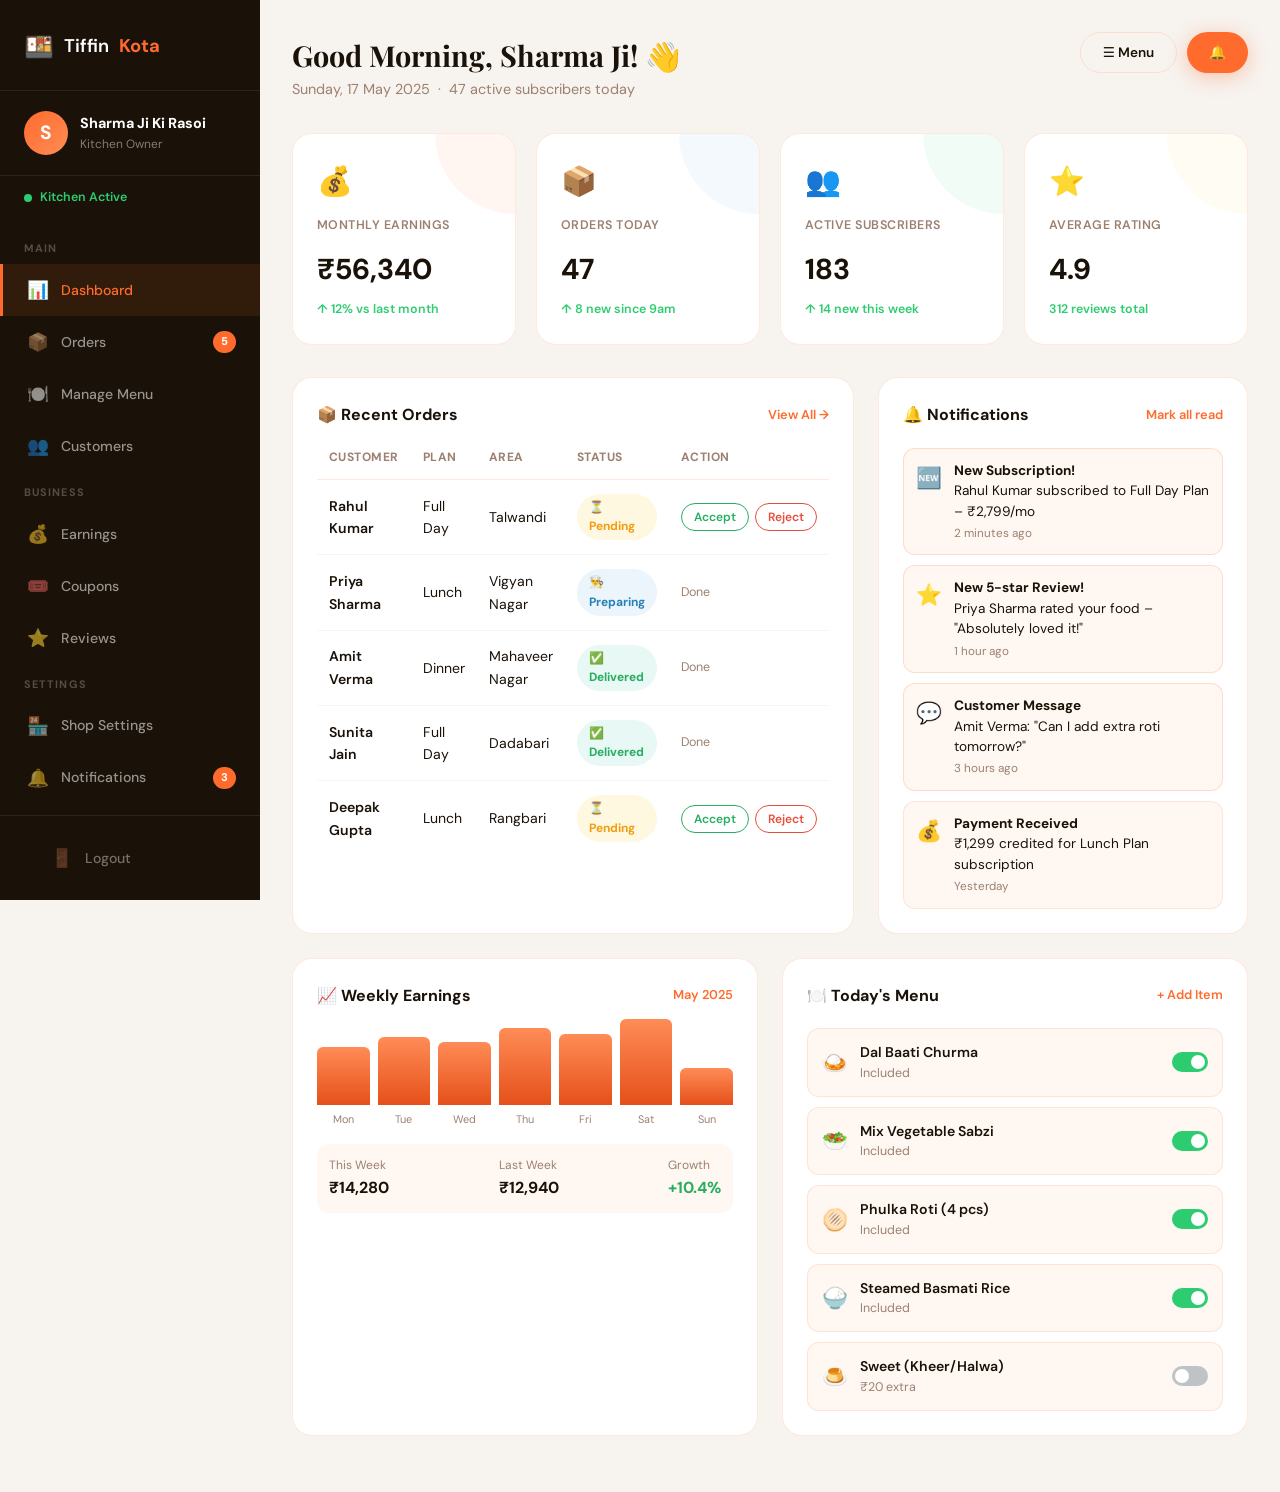
<file: owner-dashboard.html>
<!DOCTYPE html>
<html lang="en">
<head>
  <meta charset="UTF-8" />
  <meta name="viewport" content="width=device-width, initial-scale=1.0"/>
  <title>Owner Dashboard – TiffinKota</title>
  <link rel="stylesheet" href="style.css" />
  <link href="https://fonts.googleapis.com/css2?family=Playfair+Display:wght@700;900&family=DM+Sans:wght@300;400;500;600&display=swap" rel="stylesheet" />
  <style>
    body { background: #F7F3EF; }
    .dash-layout {
      display: grid;
      grid-template-columns: 260px 1fr;
      min-height: 100vh;
    }

    /* ── SIDEBAR ── */
    .sidebar {
      background: var(--dark);
      padding: 0;
      position: sticky;
      top: 0;
      height: 100vh;
      overflow-y: auto;
      display: flex;
      flex-direction: column;
    }
    .sidebar__logo {
      padding: 28px 24px 24px;
      border-bottom: 1px solid rgba(255,255,255,.08);
      display: flex;
      align-items: center;
      gap: 10px;
      font-size: 1.15rem;
      font-weight: 600;
      color: var(--white);
    }
    .sidebar__logo strong { color: var(--orange); }
    .sidebar__owner {
      padding: 20px 24px;
      border-bottom: 1px solid rgba(255,255,255,.08);
      display: flex;
      align-items: center;
      gap: 12px;
    }
    .owner-avatar {
      width: 44px; height: 44px;
      border-radius: 50%;
      background: linear-gradient(135deg, var(--orange), var(--orange-lt));
      display: flex;
      align-items: center;
      justify-content: center;
      font-size: 1.2rem;
      color: var(--white);
      font-weight: 700;
      flex-shrink: 0;
    }
    .owner-info {}
    .owner-name { font-size: .9rem; font-weight: 700; color: var(--white); }
    .owner-role { font-size: .75rem; color: rgba(255,255,255,.45); }
    .sidebar__status {
      padding: 12px 24px;
      display: flex;
      align-items: center;
      gap: 8px;
      font-size: .78rem;
      color: #2ECC71;
      font-weight: 600;
    }
    .status-dot {
      width: 8px; height: 8px;
      border-radius: 50%;
      background: #2ECC71;
      animation: blink 1.5s ease infinite;
    }
    @keyframes blink {
      0%,100% { opacity: 1; }
      50% { opacity: .3; }
    }
    .sidebar__nav { flex: 1; padding: 8px 0; }
    .nav-section-label {
      padding: 12px 24px 6px;
      font-size: .68rem;
      font-weight: 700;
      color: rgba(255,255,255,.25);
      text-transform: uppercase;
      letter-spacing: .1em;
    }
    .sidebar__link {
      display: flex;
      align-items: center;
      gap: 12px;
      padding: 12px 24px;
      color: rgba(255,255,255,.55);
      font-size: .88rem;
      font-weight: 500;
      cursor: pointer;
      transition: all var(--transition);
      border-left: 3px solid transparent;
    }
    .sidebar__link:hover { color: var(--white); background: rgba(255,255,255,.04); }
    .sidebar__link.active {
      color: var(--orange);
      background: rgba(255,107,44,.1);
      border-left-color: var(--orange);
    }
    .sidebar__link .nav-icon { font-size: 1.1rem; width: 22px; }
    .sidebar__link .nav-badge {
      margin-left: auto;
      background: var(--orange);
      color: var(--white);
      font-size: .7rem;
      font-weight: 700;
      padding: 2px 8px;
      border-radius: 50px;
    }
    .sidebar__bottom {
      padding: 16px 24px;
      border-top: 1px solid rgba(255,255,255,.08);
    }

    /* ── MAIN CONTENT ── */
    .main-content { padding: 32px; overflow-y: auto; }
    .main-header {
      display: flex;
      justify-content: space-between;
      align-items: flex-start;
      margin-bottom: 32px;
      flex-wrap: wrap;
      gap: 16px;
    }
    .main-header h1 {
      font-family: var(--font-head);
      font-size: 1.8rem;
      color: var(--dark);
      font-weight: 700;
    }
    .main-header p { color: var(--muted); font-size: .9rem; }
    .header-actions { display: flex; gap: 10px; }

    /* ── STATS GRID ── */
    .stats-grid {
      display: grid;
      grid-template-columns: repeat(4, 1fr);
      gap: 20px;
      margin-bottom: 32px;
    }
    .stat-card {
      background: var(--white);
      border-radius: var(--radius-md);
      padding: 24px;
      border: 1px solid var(--border);
      position: relative;
      overflow: hidden;
      transition: all var(--transition);
    }
    .stat-card:hover { transform: translateY(-3px); box-shadow: var(--shadow-md); }
    .stat-card::before {
      content: '';
      position: absolute;
      top: 0; right: 0;
      width: 80px; height: 80px;
      border-radius: 0 0 0 80px;
      opacity: .06;
    }
    .stat-card--earnings::before { background: var(--orange); }
    .stat-card--orders::before { background: #3498DB; }
    .stat-card--customers::before { background: #2ECC71; }
    .stat-card--rating::before { background: #F4C430; }
    .stat-label { font-size: .78rem; color: var(--muted); font-weight: 600; text-transform: uppercase; letter-spacing: .04em; margin-bottom: 10px; }
    .stat-value { font-size: 1.8rem; font-weight: 700; color: var(--dark); margin-bottom: 8px; }
    .stat-trend { font-size: .78rem; font-weight: 600; display: flex; align-items: center; gap: 4px; }
    .trend-up { color: #2ECC71; }
    .trend-down { color: #E74C3C; }
    .stat-icon { font-size: 1.8rem; margin-bottom: 12px; }

    /* ── DASHBOARD GRID ── */
    .dash-grid {
      display: grid;
      grid-template-columns: 1fr 1fr;
      gap: 24px;
      margin-bottom: 24px;
    }
    .dash-card {
      background: var(--white);
      border-radius: var(--radius-md);
      padding: 24px;
      border: 1px solid var(--border);
    }
    .dash-card__head {
      display: flex;
      justify-content: space-between;
      align-items: center;
      margin-bottom: 20px;
    }
    .dash-card__title { font-size: 1rem; font-weight: 700; color: var(--dark); }
    .dash-card__action { font-size: .8rem; color: var(--orange); cursor: pointer; font-weight: 600; }

    /* ── ORDERS TABLE ── */
    .orders-table { width: 100%; border-collapse: collapse; }
    .orders-table th {
      text-align: left;
      font-size: .75rem;
      color: var(--muted);
      font-weight: 700;
      text-transform: uppercase;
      letter-spacing: .04em;
      padding: 0 12px 12px;
      border-bottom: 1px solid var(--border);
    }
    .orders-table td { padding: 14px 12px; border-bottom: 1px solid rgba(0,0,0,.04); font-size: .88rem; }
    .orders-table tr:last-child td { border-bottom: none; }
    .orders-table tr:hover td { background: var(--cream); }
    .order-status {
      padding: 4px 12px;
      border-radius: 50px;
      font-size: .75rem;
      font-weight: 700;
      display: inline-flex;
    }
    .status--delivered { background: #E8F8F5; color: #27AE60; }
    .status--pending { background: #FFF8E0; color: #F39C12; }
    .status--preparing { background: #EBF5FB; color: #2980B9; }
    .status--cancelled { background: #FDEDEC; color: #E74C3C; }
    .order-actions { display: flex; gap: 6px; }
    .order-btn {
      padding: 5px 12px;
      border-radius: 50px;
      border: 1.5px solid var(--border);
      background: none;
      font-size: .75rem;
      font-weight: 600;
      cursor: pointer;
      transition: all var(--transition);
    }
    .order-btn--accept { border-color: #27AE60; color: #27AE60; }
    .order-btn--accept:hover { background: #27AE60; color: var(--white); }
    .order-btn--reject { border-color: #E74C3C; color: #E74C3C; }
    .order-btn--reject:hover { background: #E74C3C; color: var(--white); }

    /* ── CHART BARS ── */
    .mini-chart { display: flex; align-items: flex-end; gap: 8px; height: 100px; }
    .bar-wrap { flex: 1; display: flex; flex-direction: column; align-items: center; gap: 6px; }
    .bar {
      width: 100%;
      border-radius: 6px 6px 0 0;
      background: linear-gradient(to top, var(--orange-dk), var(--orange-lt));
      min-height: 4px;
      transition: height .5s ease;
    }
    .bar-label { font-size: .68rem; color: var(--muted); }

    /* ── MENU MANAGER ── */
    .menu-list { display: flex; flex-direction: column; gap: 10px; }
    .menu-item-row {
      display: flex;
      align-items: center;
      gap: 12px;
      padding: 12px 14px;
      background: var(--cream);
      border-radius: var(--radius-sm);
      border: 1px solid var(--border);
    }
    .menu-item-emoji { font-size: 1.3rem; }
    .menu-item-info { flex: 1; }
    .menu-item-name { font-size: .88rem; font-weight: 600; color: var(--dark); }
    .menu-item-price { font-size: .78rem; color: var(--muted); }
    .menu-item-toggle {
      width: 36px; height: 20px;
      background: #2ECC71;
      border-radius: 50px;
      position: relative;
      cursor: pointer;
      border: none;
    }
    .menu-item-toggle::after {
      content: '';
      position: absolute;
      right: 3px; top: 3px;
      width: 14px; height: 14px;
      background: var(--white);
      border-radius: 50%;
      transition: all .3s;
    }
    .menu-item-toggle.off {
      background: #BDC3C7;
    }
    .menu-item-toggle.off::after { right: auto; left: 3px; }

    /* ── NOTIFICATIONS ── */
    .notif-list { display: flex; flex-direction: column; gap: 10px; }
    .notif-item {
      display: flex;
      gap: 12px;
      padding: 12px;
      border-radius: var(--radius-sm);
      background: var(--cream);
      border: 1px solid var(--border);
    }
    .notif-icon { font-size: 1.3rem; width: 28px; }
    .notif-text { font-size: .85rem; color: var(--dark); line-height: 1.5; }
    .notif-text strong { display: block; }
    .notif-time { font-size: .73rem; color: var(--muted); margin-top: 3px; }
    .notif-item--new { background: #FFF8F2; border-color: rgba(255,107,44,.2); }

    /* ── FULL-WIDTH TABLE CARD ── */
    .full-card {
      background: var(--white);
      border-radius: var(--radius-md);
      padding: 24px;
      border: 1px solid var(--border);
      margin-bottom: 24px;
    }

    /* ── RESPONSIVE ── */
    @media (max-width: 1100px) {
      .stats-grid { grid-template-columns: repeat(2, 1fr); }
    }
    @media (max-width: 900px) {
      .dash-layout { grid-template-columns: 1fr; }
      .sidebar {
        position: fixed;
        left: -280px;
        z-index: 999;
        transition: left .3s ease;
        height: 100vh;
      }
      .sidebar.open { left: 0; }
      .main-content { padding: 20px 16px; }
      .dash-grid { grid-template-columns: 1fr; }
    }
    @media (max-width: 600px) {
      .stats-grid { grid-template-columns: 1fr 1fr; }
      .orders-table th:nth-child(3),
      .orders-table td:nth-child(3) { display: none; }
    }
    @media (max-width: 440px) {
      .stats-grid { grid-template-columns: 1fr; }
    }
  </style>
</head>
<body>
<div class="dash-layout">

  <!-- SIDEBAR -->
  <aside class="sidebar" id="sidebar">
    <div class="sidebar__logo">
      <span style="font-size:1.5rem">🍱</span>
      Tiffin<strong>Kota</strong>
    </div>
    <div class="sidebar__owner">
      <div class="owner-avatar">S</div>
      <div class="owner-info">
        <div class="owner-name">Sharma Ji Ki Rasoi</div>
        <div class="owner-role">Kitchen Owner</div>
      </div>
    </div>
    <div class="sidebar__status">
      <div class="status-dot"></div>
      Kitchen Active
    </div>
    <nav class="sidebar__nav">
      <div class="nav-section-label">Main</div>
      <div class="sidebar__link active" onclick="setPage('dashboard',this)">
        <span class="nav-icon">📊</span> Dashboard
      </div>
      <div class="sidebar__link" onclick="setPage('orders',this)">
        <span class="nav-icon">📦</span> Orders
        <span class="nav-badge">5</span>
      </div>
      <div class="sidebar__link" onclick="setPage('menu',this)">
        <span class="nav-icon">🍽️</span> Manage Menu
      </div>
      <div class="sidebar__link" onclick="setPage('customers',this)">
        <span class="nav-icon">👥</span> Customers
      </div>
      <div class="nav-section-label">Business</div>
      <div class="sidebar__link" onclick="setPage('earnings',this)">
        <span class="nav-icon">💰</span> Earnings
      </div>
      <div class="sidebar__link" onclick="setPage('coupons',this)">
        <span class="nav-icon">🎟️</span> Coupons
      </div>
      <div class="sidebar__link" onclick="setPage('reviews',this)">
        <span class="nav-icon">⭐</span> Reviews
      </div>
      <div class="nav-section-label">Settings</div>
      <div class="sidebar__link" onclick="setPage('shop',this)">
        <span class="nav-icon">🏪</span> Shop Settings
      </div>
      <div class="sidebar__link" onclick="setPage('notifications',this)">
        <span class="nav-icon">🔔</span> Notifications
        <span class="nav-badge">3</span>
      </div>
    </nav>
    <div class="sidebar__bottom">
      <a href="index.html" class="sidebar__link" style="color:rgba(255,255,255,.4)">
        <span class="nav-icon">🚪</span> Logout
      </a>
    </div>
  </aside>

  <!-- MAIN -->
  <main class="main-content">
    <div class="main-header">
      <div>
        <h1>Good Morning, Sharma Ji! 👋</h1>
        <p>Sunday, 17 May 2025 &nbsp;·&nbsp; 47 active subscribers today</p>
      </div>
      <div class="header-actions">
        <button class="btn btn--ghost" style="font-size:.85rem" onclick="toggleSidebar()">☰ Menu</button>
        <button class="btn btn--primary" style="font-size:.85rem" onclick="showToastD('🔔 Notifications cleared!')">🔔</button>
      </div>
    </div>

    <!-- STATS -->
    <div class="stats-grid">
      <div class="stat-card stat-card--earnings">
        <div class="stat-icon">💰</div>
        <div class="stat-label">Monthly Earnings</div>
        <div class="stat-value">₹56,340</div>
        <div class="stat-trend trend-up">↑ 12% vs last month</div>
      </div>
      <div class="stat-card stat-card--orders">
        <div class="stat-icon">📦</div>
        <div class="stat-label">Orders Today</div>
        <div class="stat-value">47</div>
        <div class="stat-trend trend-up">↑ 8 new since 9am</div>
      </div>
      <div class="stat-card stat-card--customers">
        <div class="stat-icon">👥</div>
        <div class="stat-label">Active Subscribers</div>
        <div class="stat-value">183</div>
        <div class="stat-trend trend-up">↑ 14 new this week</div>
      </div>
      <div class="stat-card stat-card--rating">
        <div class="stat-icon">⭐</div>
        <div class="stat-label">Average Rating</div>
        <div class="stat-value">4.9</div>
        <div class="stat-trend trend-up">312 reviews total</div>
      </div>
    </div>

    <!-- DASHBOARD GRID -->
    <div class="dash-grid">
      <!-- Orders Card -->
      <div class="dash-card">
        <div class="dash-card__head">
          <div class="dash-card__title">📦 Recent Orders</div>
          <div class="dash-card__action" onclick="showToastD('Viewing all orders...')">View All →</div>
        </div>
        <table class="orders-table">
          <thead>
            <tr>
              <th>Customer</th>
              <th>Plan</th>
              <th>Area</th>
              <th>Status</th>
              <th>Action</th>
            </tr>
          </thead>
          <tbody id="ordersBody"></tbody>
        </table>
      </div>

      <!-- Notifications -->
      <div class="dash-card">
        <div class="dash-card__head">
          <div class="dash-card__title">🔔 Notifications</div>
          <div class="dash-card__action" onclick="showToastD('All marked as read')">Mark all read</div>
        </div>
        <div class="notif-list">
          <div class="notif-item notif-item--new">
            <span class="notif-icon">🆕</span>
            <div class="notif-text">
              <strong>New Subscription!</strong>
              Rahul Kumar subscribed to Full Day Plan – ₹2,799/mo
              <div class="notif-time">2 minutes ago</div>
            </div>
          </div>
          <div class="notif-item notif-item--new">
            <span class="notif-icon">⭐</span>
            <div class="notif-text">
              <strong>New 5-star Review!</strong>
              Priya Sharma rated your food – "Absolutely loved it!"
              <div class="notif-time">1 hour ago</div>
            </div>
          </div>
          <div class="notif-item notif-item--new">
            <span class="notif-icon">💬</span>
            <div class="notif-text">
              <strong>Customer Message</strong>
              Amit Verma: "Can I add extra roti tomorrow?"
              <div class="notif-time">3 hours ago</div>
            </div>
          </div>
          <div class="notif-item">
            <span class="notif-icon">💰</span>
            <div class="notif-text">
              <strong>Payment Received</strong>
              ₹1,299 credited for Lunch Plan subscription
              <div class="notif-time">Yesterday</div>
            </div>
          </div>
        </div>
      </div>
    </div>

    <!-- EARNINGS CHART + MENU MANAGER -->
    <div class="dash-grid">
      <!-- Weekly Earnings Bar Chart -->
      <div class="dash-card">
        <div class="dash-card__head">
          <div class="dash-card__title">📈 Weekly Earnings</div>
          <div class="dash-card__action">May 2025</div>
        </div>
        <div class="mini-chart" id="earningsChart"></div>
        <div style="display:flex;justify-content:space-between;margin-top:16px;padding:12px;background:var(--cream);border-radius:var(--radius-sm)">
          <div><div style="font-size:.75rem;color:var(--muted)">This Week</div><div style="font-weight:700;color:var(--dark)">₹14,280</div></div>
          <div><div style="font-size:.75rem;color:var(--muted)">Last Week</div><div style="font-weight:700;color:var(--dark)">₹12,940</div></div>
          <div><div style="font-size:.75rem;color:var(--muted)">Growth</div><div style="font-weight:700;color:#27AE60">+10.4%</div></div>
        </div>
      </div>

      <!-- Menu Manager -->
      <div class="dash-card">
        <div class="dash-card__head">
          <div class="dash-card__title">🍽️ Today's Menu</div>
          <div class="dash-card__action" onclick="showToastD('Edit menu opened!')">+ Add Item</div>
        </div>
        <div class="menu-list" id="menuList"></div>
      </div>
    </div>

  </main>
</div>

<div class="toast" id="dashToast"></div>

<script>
  // Orders Data
  const orders = [
    { name: "Rahul Kumar", plan: "Full Day", area: "Talwandi", status: "pending" },
    { name: "Priya Sharma", plan: "Lunch", area: "Vigyan Nagar", status: "preparing" },
    { name: "Amit Verma", plan: "Dinner", area: "Mahaveer Nagar", status: "delivered" },
    { name: "Sunita Jain", plan: "Full Day", area: "Dadabari", status: "delivered" },
    { name: "Deepak Gupta", plan: "Lunch", area: "Rangbari", status: "pending" },
  ];

  const statusLabel = {
    pending: '<span class="order-status status--pending">⏳ Pending</span>',
    preparing: '<span class="order-status status--preparing">👨‍🍳 Preparing</span>',
    delivered: '<span class="order-status status--delivered">✅ Delivered</span>',
    cancelled: '<span class="order-status status--cancelled">❌ Cancelled</span>',
  };

  document.getElementById("ordersBody").innerHTML = orders.map((o, i) => `
    <tr>
      <td style="font-weight:600">${o.name}</td>
      <td>${o.plan}</td>
      <td>${o.area}</td>
      <td>${statusLabel[o.status]}</td>
      <td>
        <div class="order-actions">
          ${o.status === "pending" ? `
            <button class="order-btn order-btn--accept" onclick="acceptOrder(${i})">Accept</button>
            <button class="order-btn order-btn--reject" onclick="rejectOrder(${i})">Reject</button>
          ` : '<span style="font-size:.78rem;color:var(--muted)">Done</span>'}
        </div>
      </td>
    </tr>
  `).join("");

  function acceptOrder(i) {
    showToastD(`✅ Order from ${orders[i].name} accepted!`);
  }
  function rejectOrder(i) {
    showToastD(`❌ Order from ${orders[i].name} rejected`);
  }

  // Menu Items
  const menuItems = [
    { emoji: "🍛", name: "Dal Baati Churma", price: "Included", on: true },
    { emoji: "🥗", name: "Mix Vegetable Sabzi", price: "Included", on: true },
    { emoji: "🫓", name: "Phulka Roti (4 pcs)", price: "Included", on: true },
    { emoji: "🍚", name: "Steamed Basmati Rice", price: "Included", on: true },
    { emoji: "🍮", name: "Sweet (Kheer/Halwa)", price: "₹20 extra", on: false },
  ];
  document.getElementById("menuList").innerHTML = menuItems.map((m, i) => `
    <div class="menu-item-row">
      <span class="menu-item-emoji">${m.emoji}</span>
      <div class="menu-item-info">
        <div class="menu-item-name">${m.name}</div>
        <div class="menu-item-price">${m.price}</div>
      </div>
      <button class="menu-item-toggle ${m.on ? '' : 'off'}" onclick="toggleMenu(this)"></button>
    </div>
  `).join("");

  function toggleMenu(btn) {
    btn.classList.toggle("off");
    showToastD(btn.classList.contains("off") ? "Item hidden from menu" : "Item shown on menu");
  }

  // Earnings Bar Chart
  const weekData = [
    { day: "Mon", val: 1800 },
    { day: "Tue", val: 2100 },
    { day: "Wed", val: 1950 },
    { day: "Thu", val: 2400 },
    { day: "Fri", val: 2200 },
    { day: "Sat", val: 2680 },
    { day: "Sun", val: 1150 },
  ];
  const maxVal = Math.max(...weekData.map(d => d.val));
  document.getElementById("earningsChart").innerHTML = weekData.map(d => `
    <div class="bar-wrap">
      <div class="bar" style="height:${(d.val / maxVal) * 86}px" title="₹${d.val}"></div>
      <div class="bar-label">${d.day}</div>
    </div>
  `).join("");

  // Sidebar toggle
  function toggleSidebar() {
    document.getElementById("sidebar").classList.toggle("open");
  }

  // Nav pages
  function setPage(page, el) {
    document.querySelectorAll(".sidebar__link").forEach(l => l.classList.remove("active"));
    el.classList.add("active");
    const titles = {
      dashboard: "Dashboard", orders: "Orders", menu: "Manage Menu",
      customers: "Customers", earnings: "Earnings", coupons: "Coupons",
      reviews: "Reviews", shop: "Shop Settings", notifications: "Notifications"
    };
    showToastD(`Navigating to ${titles[page]}...`);
  }

  // Toast
  let dTimer;
  function showToastD(msg) {
    const t = document.getElementById("dashToast");
    t.textContent = msg;
    t.classList.add("show");
    clearTimeout(dTimer);
    dTimer = setTimeout(() => t.classList.remove("show"), 2800);
  }
</script>
</body>
</html>
</file>
<file: style.css>
/* ===========================
   TIFFINKOTA — style.css
   Premium Tiffin Delivery UI
=========================== */

/* ── CUSTOM PROPERTIES ── */
:root {
  --orange:    #FF6B2C;
  --orange-lt: #FF8C56;
  --orange-dk: #E5501A;
  --cream:     #FFF8F2;
  --warm:      #FFF3E8;
  --black:     #0F0A06;
  --dark:      #1A1208;
  --mid:       #4A3728;
  --muted:     #9C8070;
  --border:    rgba(255,107,44,.15);
  --white:     #FFFFFF;
  --glass:     rgba(255,255,255,.12);
  --shadow-sm: 0 2px 12px rgba(255,107,44,.10);
  --shadow-md: 0 8px 32px rgba(255,107,44,.15);
  --shadow-lg: 0 20px 60px rgba(255,107,44,.20);
  --radius-sm: 12px;
  --radius-md: 20px;
  --radius-lg: 32px;
  --font-head: 'Playfair Display', Georgia, serif;
  --font-body: 'DM Sans', system-ui, sans-serif;
  --nav-h:     72px;
  --transition: .3s cubic-bezier(.4,0,.2,1);
}

/* ── RESET ── */
*, *::before, *::after { box-sizing: border-box; margin: 0; padding: 0; }
html { scroll-behavior: smooth; font-size: 16px; }
body {
  font-family: var(--font-body);
  background: var(--cream);
  color: var(--dark);
  overflow-x: hidden;
  line-height: 1.6;
}
img { display: block; max-width: 100%; }
a { text-decoration: none; color: inherit; }
ul { list-style: none; }
input, select, button { font-family: var(--font-body); }

/* ── UTILITY ── */
.container {
  width: 100%;
  max-width: 1200px;
  margin: 0 auto;
  padding: 0 24px;
}

/* ── ANIMATE IN ── */
.animate-in {
  opacity: 0;
  transform: translateY(28px);
  animation: fadeUp .7s var(--delay, 0s) forwards ease;
}
@keyframes fadeUp {
  to { opacity: 1; transform: translateY(0); }
}

/* ===========================
   NAVIGATION
=========================== */
.nav {
  position: fixed;
  top: 0; left: 0; right: 0;
  height: var(--nav-h);
  z-index: 1000;
  background: rgba(255,248,242,.85);
  backdrop-filter: blur(18px);
  -webkit-backdrop-filter: blur(18px);
  border-bottom: 1px solid var(--border);
  transition: box-shadow var(--transition);
}
.nav.scrolled { box-shadow: var(--shadow-md); }
.nav__inner {
  max-width: 1200px;
  margin: 0 auto;
  padding: 0 24px;
  height: 100%;
  display: flex;
  align-items: center;
  gap: 40px;
}
.nav__logo {
  display: flex;
  align-items: center;
  gap: 8px;
  font-size: 1.3rem;
  font-weight: 500;
  color: var(--dark);
  white-space: nowrap;
}
.nav__logo strong { color: var(--orange); }
.logo-icon { font-size: 1.5rem; }
.nav__links {
  display: flex;
  gap: 8px;
  margin-left: auto;
}
.nav__link {
  padding: 8px 16px;
  border-radius: 50px;
  font-size: .9rem;
  font-weight: 500;
  color: var(--mid);
  transition: all var(--transition);
}
.nav__link:hover {
  background: var(--warm);
  color: var(--orange);
}
.nav__actions { display: flex; gap: 10px; }
.nav__burger {
  display: none;
  flex-direction: column;
  gap: 5px;
  background: none;
  border: none;
  cursor: pointer;
  padding: 8px;
  margin-left: auto;
}
.nav__burger span {
  width: 24px; height: 2px;
  background: var(--dark);
  border-radius: 2px;
  display: block;
  transition: all var(--transition);
}

/* ===========================
   BUTTONS
=========================== */
.btn {
  display: inline-flex;
  align-items: center;
  justify-content: center;
  gap: 8px;
  padding: 11px 22px;
  border-radius: 50px;
  font-size: .9rem;
  font-weight: 600;
  border: none;
  cursor: pointer;
  transition: all var(--transition);
  white-space: nowrap;
}
.btn--primary {
  background: var(--orange);
  color: var(--white);
  box-shadow: 0 4px 20px rgba(255,107,44,.35);
}
.btn--primary:hover {
  background: var(--orange-dk);
  transform: translateY(-2px);
  box-shadow: 0 8px 28px rgba(255,107,44,.4);
}
.btn--ghost {
  background: transparent;
  color: var(--dark);
  border: 1.5px solid var(--border);
}
.btn--ghost:hover { background: var(--warm); border-color: var(--orange); color: var(--orange); }
.btn--outline {
  background: transparent;
  color: var(--white);
  border: 2px solid rgba(255,255,255,.5);
}
.btn--outline:hover { background: rgba(255,255,255,.15); border-color: var(--white); }
.btn--white {
  background: var(--white);
  color: var(--orange);
  font-weight: 700;
}
.btn--white:hover { background: var(--cream); transform: translateY(-2px); }
.btn--google {
  background: var(--white);
  color: var(--dark);
  border: 1.5px solid #E0D8D0;
}
.btn--google:hover { background: var(--warm); }
.btn--lg { padding: 15px 32px; font-size: 1rem; }
.btn--full { width: 100%; }

/* ===========================
   HERO
=========================== */
.hero {
  min-height: 100vh;
  padding-top: var(--nav-h);
  display: grid;
  grid-template-columns: 1fr 1fr;
  align-items: center;
  gap: 60px;
  padding-left: max(24px, calc((100vw - 1200px)/2 + 24px));
  padding-right: max(24px, calc((100vw - 1200px)/2 + 24px));
  padding-bottom: 60px;
  position: relative;
  overflow: hidden;
  background: linear-gradient(135deg, var(--cream) 0%, #FFF0E0 60%, #FFE4CC 100%);
}
.hero__bg {
  position: absolute;
  inset: 0;
  pointer-events: none;
  z-index: 0;
}
.orb {
  position: absolute;
  border-radius: 50%;
  filter: blur(80px);
  opacity: .4;
}
.orb--1 { width: 500px; height: 500px; background: radial-gradient(circle, #FFB347, transparent); top: -100px; right: -100px; }
.orb--2 { width: 300px; height: 300px; background: radial-gradient(circle, #FF6B2C, transparent); bottom: 10%; left: -80px; opacity: .2; }
.orb--3 { width: 200px; height: 200px; background: radial-gradient(circle, #FFDD99, transparent); top: 40%; left: 40%; }
.grid-lines {
  position: absolute;
  inset: 0;
  background-image:
    linear-gradient(rgba(255,107,44,.04) 1px, transparent 1px),
    linear-gradient(90deg, rgba(255,107,44,.04) 1px, transparent 1px);
  background-size: 60px 60px;
}
.hero__content { position: relative; z-index: 1; }
.hero__badge {
  display: inline-flex;
  align-items: center;
  gap: 6px;
  background: rgba(255,107,44,.1);
  border: 1px solid rgba(255,107,44,.25);
  color: var(--orange-dk);
  font-size: .82rem;
  font-weight: 600;
  padding: 6px 14px;
  border-radius: 50px;
  margin-bottom: 20px;
}
.hero__title {
  font-family: var(--font-head);
  font-size: clamp(2.4rem, 5vw, 3.6rem);
  line-height: 1.15;
  color: var(--dark);
  margin-bottom: 20px;
  font-weight: 900;
}
.highlight {
  color: var(--orange);
  position: relative;
  display: inline-block;
}
.highlight::after {
  content: '';
  position: absolute;
  bottom: 4px; left: 0; right: 0; height: 6px;
  background: linear-gradient(90deg, var(--orange), transparent);
  opacity: .25;
  border-radius: 3px;
}
.hero__sub {
  font-size: 1.05rem;
  color: var(--muted);
  max-width: 500px;
  margin-bottom: 32px;
  line-height: 1.7;
}
.hero__cta { display: flex; gap: 14px; flex-wrap: wrap; margin-bottom: 48px; }
.hero__stats { display: flex; align-items: center; gap: 24px; flex-wrap: wrap; }
.stat { display: flex; flex-direction: column; }
.stat strong { font-size: 1.5rem; font-weight: 700; color: var(--dark); }
.stat span { font-size: .8rem; color: var(--muted); }
.stat-divider { width: 1px; height: 36px; background: var(--border); }

/* TIFFIN BOX */
.hero__visual { position: relative; z-index: 1; display: flex; justify-content: center; }
.tiffin-box {
  position: relative;
  width: 320px;
  height: 360px;
  animation: float 4s ease-in-out infinite;
}
@keyframes float {
  0%, 100% { transform: translateY(0); }
  50% { transform: translateY(-16px); }
}
.tiffin-box__lid {
  width: 100%;
  height: 60px;
  background: linear-gradient(135deg, var(--orange), var(--orange-dk));
  border-radius: var(--radius-md) var(--radius-md) 0 0;
  box-shadow: 0 -4px 20px rgba(255,107,44,.3);
  position: relative;
}
.tiffin-box__lid::after {
  content: '';
  position: absolute;
  bottom: -1px; left: 0; right: 0; height: 8px;
  background: var(--orange-dk);
  border-radius: 0;
}
.tiffin-box__body {
  background: var(--white);
  border-radius: 0 0 var(--radius-md) var(--radius-md);
  height: 260px;
  display: grid;
  grid-template-columns: 1fr 1fr;
  gap: 12px;
  padding: 20px;
  box-shadow: var(--shadow-lg);
}
.food-item {
  display: flex;
  align-items: center;
  justify-content: center;
  font-size: 2.4rem;
  background: var(--warm);
  border-radius: var(--radius-sm);
  animation: bounce 2s ease-in-out infinite;
}
.food-item--1 { animation-delay: 0s; }
.food-item--2 { animation-delay: .3s; }
.food-item--3 { animation-delay: .6s; }
.food-item--4 { animation-delay: .9s; }
@keyframes bounce {
  0%, 100% { transform: scale(1); }
  50% { transform: scale(1.08); }
}
.floating-badge {
  position: absolute;
  background: var(--white);
  border-radius: 50px;
  padding: 8px 14px;
  font-size: .8rem;
  font-weight: 700;
  box-shadow: 0 4px 20px rgba(0,0,0,.12);
  white-space: nowrap;
}
.fb--1 { top: 40px; right: -40px; color: var(--orange); }
.fb--2 { bottom: 80px; right: -50px; color: var(--dark); }
.fb--3 { bottom: 40px; left: -40px; color: #27AE60; }

/* ===========================
   TRUST STRIP
=========================== */
.trust-strip {
  background: var(--dark);
  padding: 16px 0;
  overflow: hidden;
}
.trust-strip__inner {
  max-width: 1200px;
  margin: 0 auto;
  padding: 0 24px;
  display: flex;
  align-items: center;
  justify-content: center;
  gap: 24px;
  flex-wrap: wrap;
}
.trust-item {
  display: flex;
  align-items: center;
  gap: 8px;
  color: rgba(255,255,255,.8);
  font-size: .85rem;
  font-weight: 500;
}
.trust-item span { font-size: 1rem; }
.trust-sep { color: var(--orange); font-size: .5rem; }

/* ===========================
   SEARCH SECTION
=========================== */
.search-section {
  padding: 48px 0 0;
}
.search-bar {
  display: flex;
  align-items: center;
  gap: 0;
  background: var(--white);
  border-radius: var(--radius-lg);
  box-shadow: var(--shadow-md);
  overflow: hidden;
  border: 1.5px solid var(--border);
}
.search-bar__field {
  flex: 1;
  display: flex;
  align-items: center;
  gap: 10px;
  padding: 16px 20px;
  border-right: 1px solid var(--border);
}
.search-bar__field input {
  width: 100%;
  border: none;
  outline: none;
  background: transparent;
  font-size: .95rem;
  color: var(--dark);
}
.search-bar__field input::placeholder { color: var(--muted); }
.search-icon { font-size: 1.1rem; }
.search-bar__filter {
  padding: 16px 16px;
  border-right: 1px solid var(--border);
}
.search-bar__filter select {
  border: none;
  outline: none;
  background: transparent;
  font-size: .9rem;
  color: var(--dark);
  cursor: pointer;
}
.search-bar__btn {
  border-radius: 0;
  padding: 18px 28px;
  border-radius: 0 var(--radius-lg) var(--radius-lg) 0;
}

/* ===========================
   SECTIONS
=========================== */
.section { padding: 80px 0; }
.section-head { text-align: center; margin-bottom: 48px; }
.section-badge {
  display: inline-flex;
  align-items: center;
  gap: 6px;
  background: rgba(255,107,44,.1);
  color: var(--orange-dk);
  font-size: .8rem;
  font-weight: 700;
  padding: 5px 14px;
  border-radius: 50px;
  margin-bottom: 16px;
  text-transform: uppercase;
  letter-spacing: .05em;
}
.section-title {
  font-family: var(--font-head);
  font-size: clamp(1.8rem, 4vw, 2.8rem);
  color: var(--dark);
  font-weight: 700;
  line-height: 1.2;
  margin-bottom: 14px;
}
.section-sub {
  color: var(--muted);
  font-size: 1rem;
  max-width: 560px;
  margin: 0 auto;
  line-height: 1.7;
}
.section-more { text-align: center; margin-top: 40px; }

/* FILTER TABS */
.filter-tabs {
  display: flex;
  gap: 8px;
  justify-content: center;
  flex-wrap: wrap;
  margin-bottom: 40px;
}
.tab {
  padding: 9px 20px;
  border-radius: 50px;
  border: 1.5px solid var(--border);
  background: var(--white);
  color: var(--mid);
  font-size: .88rem;
  font-weight: 600;
  cursor: pointer;
  transition: all var(--transition);
}
.tab:hover { border-color: var(--orange); color: var(--orange); }
.tab.active {
  background: var(--orange);
  color: var(--white);
  border-color: var(--orange);
  box-shadow: 0 4px 16px rgba(255,107,44,.3);
}

/* ===========================
   PROVIDER CARDS
=========================== */
.cards-grid {
  display: grid;
  grid-template-columns: repeat(auto-fill, minmax(320px, 1fr));
  gap: 24px;
}
.provider-card {
  background: var(--white);
  border-radius: var(--radius-md);
  overflow: hidden;
  border: 1px solid var(--border);
  box-shadow: var(--shadow-sm);
  transition: all var(--transition);
  cursor: pointer;
}
.provider-card:hover {
  transform: translateY(-6px);
  box-shadow: var(--shadow-lg);
  border-color: rgba(255,107,44,.3);
}
.card__img {
  width: 100%;
  height: 180px;
  object-fit: cover;
  font-size: 4rem;
  display: flex;
  align-items: center;
  justify-content: center;
  position: relative;
  overflow: hidden;
}
.card__img-bg {
  width: 100%;
  height: 180px;
  display: flex;
  align-items: center;
  justify-content: center;
  font-size: 3.5rem;
  position: relative;
}
.card__img-overlay {
  position: absolute;
  top: 12px; left: 12px;
  display: flex;
  gap: 6px;
}
.card__badge {
  font-size: .72rem;
  font-weight: 700;
  padding: 4px 10px;
  border-radius: 50px;
  background: var(--white);
}
.card__badge--veg { color: #27AE60; }
.card__badge--nonveg { color: #E74C3C; }
.card__fav {
  position: absolute;
  top: 12px; right: 12px;
  width: 34px; height: 34px;
  background: var(--white);
  border-radius: 50%;
  display: flex;
  align-items: center;
  justify-content: center;
  font-size: 1rem;
  border: none;
  cursor: pointer;
  box-shadow: var(--shadow-sm);
  transition: all var(--transition);
}
.card__fav:hover { transform: scale(1.15); }
.card__fav.active { background: #FFE8E8; }
.card__body { padding: 18px; }
.card__header { display: flex; justify-content: space-between; align-items: flex-start; margin-bottom: 8px; }
.card__name { font-size: 1.05rem; font-weight: 700; color: var(--dark); }
.card__rating {
  display: flex;
  align-items: center;
  gap: 4px;
  background: #F0FFF4;
  padding: 3px 10px;
  border-radius: 50px;
  font-size: .8rem;
  font-weight: 700;
  color: #27AE60;
}
.card__meta { display: flex; gap: 14px; margin-bottom: 12px; }
.card__meta-item {
  display: flex;
  align-items: center;
  gap: 4px;
  font-size: .8rem;
  color: var(--muted);
}
.card__menu { margin-bottom: 16px; }
.card__menu-label { font-size: .75rem; color: var(--muted); font-weight: 600; text-transform: uppercase; letter-spacing: .04em; margin-bottom: 6px; }
.card__menu-items { display: flex; gap: 6px; flex-wrap: wrap; }
.menu-tag {
  font-size: .75rem;
  padding: 3px 10px;
  background: var(--warm);
  color: var(--mid);
  border-radius: 50px;
  font-weight: 500;
}
.card__footer { display: flex; justify-content: space-between; align-items: center; }
.card__price { font-size: 1.1rem; font-weight: 700; color: var(--orange); }
.card__price span { font-size: .78rem; color: var(--muted); font-weight: 400; }

/* ===========================
   PLANS SECTION
=========================== */
.plans-section {
  background: linear-gradient(135deg, var(--dark) 0%, #2D1B0E 100%);
  padding: 80px 0;
  position: relative;
  overflow: hidden;
}
.plans-section .section-badge { background: rgba(255,107,44,.2); }
.plans-section .section-title { color: var(--white); }
.plans-section .section-sub { color: rgba(255,255,255,.6); }
.plans-grid {
  display: grid;
  grid-template-columns: repeat(3, 1fr);
  gap: 24px;
  max-width: 1000px;
  margin: 0 auto;
}
.plan-card {
  background: rgba(255,255,255,.06);
  border: 1px solid rgba(255,255,255,.1);
  border-radius: var(--radius-md);
  padding: 32px 28px;
  position: relative;
  transition: all var(--transition);
}
.plan-card:hover { transform: translateY(-6px); border-color: rgba(255,107,44,.4); }
.plan-card--popular {
  background: var(--orange);
  border-color: var(--orange-lt);
  transform: scale(1.04);
}
.plan-card--popular:hover { transform: scale(1.04) translateY(-6px); }
.plan-tag {
  position: absolute;
  top: -12px; left: 50%;
  transform: translateX(-50%);
  background: var(--dark);
  color: var(--orange);
  font-size: .75rem;
  font-weight: 700;
  padding: 4px 16px;
  border-radius: 50px;
  white-space: nowrap;
}
.plan-tag--hot {
  background: var(--white);
  color: var(--orange);
}
.plan-icon { font-size: 2.5rem; margin-bottom: 16px; }
.plan-card h3 { font-size: 1.3rem; font-weight: 700; color: var(--white); margin-bottom: 12px; }
.plan-price { font-size: 2rem; font-weight: 700; color: var(--orange-lt); margin-bottom: 12px; }
.plan-card--popular .plan-price { color: var(--white); }
.plan-price span { font-size: 2.5rem; }
.plan-desc { font-size: .88rem; color: rgba(255,255,255,.6); margin-bottom: 20px; line-height: 1.6; }
.plan-features { display: flex; flex-direction: column; gap: 10px; margin-bottom: 28px; }
.plan-features li { font-size: .88rem; color: rgba(255,255,255,.8); }

/* ===========================
   HOW IT WORKS
=========================== */
.how-section { background: var(--white); }
.steps-grid {
  display: flex;
  align-items: flex-start;
  gap: 0;
  justify-content: center;
  flex-wrap: wrap;
}
.step-card {
  flex: 1;
  min-width: 180px;
  max-width: 240px;
  text-align: center;
  padding: 32px 20px;
  position: relative;
}
.step-num {
  font-size: .75rem;
  font-weight: 800;
  color: var(--orange);
  opacity: .4;
  letter-spacing: .1em;
  margin-bottom: 16px;
}
.step-icon { font-size: 2.8rem; margin-bottom: 16px; }
.step-card h3 { font-size: 1rem; font-weight: 700; color: var(--dark); margin-bottom: 10px; }
.step-card p { font-size: .85rem; color: var(--muted); line-height: 1.6; }
.step-arrow {
  font-size: 1.5rem;
  color: var(--orange);
  opacity: .35;
  display: flex;
  align-items: center;
  padding-top: 60px;
}

/* ===========================
   TESTIMONIALS
=========================== */
.testimonials-section { background: var(--cream); }
.testimonials-grid {
  display: grid;
  grid-template-columns: repeat(auto-fill, minmax(300px, 1fr));
  gap: 20px;
}
.testimonial-card {
  background: var(--white);
  border-radius: var(--radius-md);
  padding: 28px;
  border: 1px solid var(--border);
  box-shadow: var(--shadow-sm);
  transition: all var(--transition);
}
.testimonial-card:hover { transform: translateY(-4px); box-shadow: var(--shadow-md); }
.t-stars { color: #F4C430; font-size: 1rem; margin-bottom: 14px; letter-spacing: .05em; }
.t-text { font-size: .9rem; color: var(--mid); line-height: 1.7; margin-bottom: 20px; font-style: italic; }
.t-author { display: flex; align-items: center; gap: 12px; }
.t-avatar {
  width: 40px; height: 40px;
  border-radius: 50%;
  background: linear-gradient(135deg, var(--orange), var(--orange-lt));
  display: flex;
  align-items: center;
  justify-content: center;
  font-size: 1.1rem;
  color: var(--white);
  font-weight: 700;
  flex-shrink: 0;
}
.t-name { font-size: .9rem; font-weight: 700; color: var(--dark); }
.t-role { font-size: .78rem; color: var(--muted); }

/* ===========================
   CTA SECTION
=========================== */
.cta-section {
  background: linear-gradient(135deg, #FF6B2C 0%, #E5501A 50%, #D13A07 100%);
  padding: 80px 0;
  position: relative;
  overflow: hidden;
}
.cta-section__bg { position: absolute; inset: 0; pointer-events: none; }
.orb--cta1 { width: 400px; height: 400px; background: radial-gradient(circle, rgba(255,255,255,.15), transparent); top: -100px; right: 10%; }
.orb--cta2 { width: 300px; height: 300px; background: radial-gradient(circle, rgba(0,0,0,.1), transparent); bottom: -80px; left: 20%; }
.cta-inner {
  display: flex;
  align-items: center;
  justify-content: space-between;
  gap: 40px;
  flex-wrap: wrap;
  position: relative;
  z-index: 1;
}
.cta-text h2 {
  font-family: var(--font-head);
  font-size: clamp(1.8rem, 4vw, 2.6rem);
  color: var(--white);
  font-weight: 700;
  margin-bottom: 12px;
}
.cta-text p { color: rgba(255,255,255,.8); font-size: 1rem; max-width: 460px; line-height: 1.6; }

/* ===========================
   FAQ
=========================== */
.faq-section { background: var(--white); }
.faq-list { max-width: 720px; margin: 0 auto; display: flex; flex-direction: column; gap: 12px; }
.faq-item {
  background: var(--cream);
  border-radius: var(--radius-sm);
  border: 1px solid var(--border);
  overflow: hidden;
}
.faq-question {
  width: 100%;
  display: flex;
  justify-content: space-between;
  align-items: center;
  padding: 18px 22px;
  background: none;
  border: none;
  cursor: pointer;
  font-size: .95rem;
  font-weight: 600;
  color: var(--dark);
  text-align: left;
  transition: color var(--transition);
}
.faq-question:hover { color: var(--orange); }
.faq-question .faq-icon {
  font-size: 1rem;
  transition: transform var(--transition);
  flex-shrink: 0;
}
.faq-item.open .faq-icon { transform: rotate(45deg); }
.faq-answer {
  max-height: 0;
  overflow: hidden;
  transition: max-height .4s ease, padding var(--transition);
  padding: 0 22px;
  font-size: .88rem;
  color: var(--muted);
  line-height: 1.7;
}
.faq-item.open .faq-answer { max-height: 200px; padding: 0 22px 18px; }

/* ===========================
   FOOTER
=========================== */
.footer {
  background: var(--dark);
  color: rgba(255,255,255,.7);
  padding-top: 60px;
}
.footer__inner {
  display: grid;
  grid-template-columns: 2fr 1fr 1fr 1fr;
  gap: 40px;
  padding-bottom: 48px;
  border-bottom: 1px solid rgba(255,255,255,.08);
}
.footer__brand .nav__logo { color: var(--white); margin-bottom: 16px; }
.footer__brand p { font-size: .85rem; line-height: 1.7; max-width: 280px; }
.footer__social { display: flex; gap: 10px; margin-top: 20px; }
.social-btn {
  width: 38px; height: 38px;
  background: rgba(255,255,255,.06);
  border-radius: 50%;
  display: flex;
  align-items: center;
  justify-content: center;
  font-size: 1rem;
  transition: all var(--transition);
}
.social-btn:hover { background: var(--orange); transform: translateY(-2px); }
.footer__col h4 { color: var(--white); font-size: .9rem; font-weight: 700; margin-bottom: 20px; }
.footer__col { display: flex; flex-direction: column; gap: 4px; }
.footer__col a {
  font-size: .85rem;
  color: rgba(255,255,255,.55);
  padding: 4px 0;
  transition: color var(--transition);
}
.footer__col a:hover { color: var(--orange); }
.footer__bottom {
  display: flex;
  justify-content: space-between;
  align-items: center;
  padding: 20px 24px;
  max-width: 1200px;
  margin: 0 auto;
  font-size: .82rem;
  color: rgba(255,255,255,.35);
  flex-wrap: wrap;
  gap: 8px;
}

/* ===========================
   MODALS
=========================== */
.modal-overlay {
  position: fixed;
  inset: 0;
  background: rgba(15,10,6,.6);
  backdrop-filter: blur(8px);
  z-index: 2000;
  display: flex;
  align-items: center;
  justify-content: center;
  padding: 20px;
  opacity: 0;
  pointer-events: none;
  transition: opacity var(--transition);
}
.modal-overlay.active { opacity: 1; pointer-events: all; }
.modal {
  background: var(--white);
  border-radius: var(--radius-lg);
  padding: 40px 36px;
  width: 100%;
  max-width: 440px;
  max-height: 90vh;
  overflow-y: auto;
  position: relative;
  transform: translateY(20px) scale(.97);
  transition: all .35s cubic-bezier(.4,0,.2,1);
  box-shadow: 0 40px 80px rgba(0,0,0,.25);
}
.modal--wide { max-width: 600px; }
.modal-overlay.active .modal { transform: translateY(0) scale(1); }
.modal__close {
  position: absolute;
  top: 16px; right: 16px;
  width: 32px; height: 32px;
  border-radius: 50%;
  border: none;
  background: var(--warm);
  cursor: pointer;
  font-size: .9rem;
  display: flex;
  align-items: center;
  justify-content: center;
  transition: all var(--transition);
}
.modal__close:hover { background: var(--orange); color: var(--white); }
.modal__logo {
  display: flex;
  align-items: center;
  gap: 8px;
  font-size: 1.1rem;
  font-weight: 700;
  color: var(--dark);
  margin-bottom: 20px;
}
.modal__title {
  font-family: var(--font-head);
  font-size: 1.8rem;
  color: var(--dark);
  font-weight: 700;
  margin-bottom: 6px;
}
.modal__sub { color: var(--muted); font-size: .9rem; margin-bottom: 24px; }
.modal-tabs { display: flex; gap: 8px; margin-bottom: 24px; }
.modal-tab {
  flex: 1;
  padding: 9px;
  border-radius: 50px;
  border: 1.5px solid var(--border);
  background: transparent;
  color: var(--mid);
  font-size: .88rem;
  font-weight: 600;
  cursor: pointer;
  transition: all var(--transition);
}
.modal-tab.active { background: var(--orange); color: var(--white); border-color: var(--orange); }
.modal__form { display: flex; flex-direction: column; gap: 16px; }
.form-group { display: flex; flex-direction: column; gap: 6px; }
.form-group label { font-size: .82rem; font-weight: 600; color: var(--mid); }
.form-group input,
.form-group select {
  padding: 12px 16px;
  border: 1.5px solid var(--border);
  border-radius: var(--radius-sm);
  font-size: .9rem;
  color: var(--dark);
  background: var(--cream);
  outline: none;
  transition: border-color var(--transition);
}
.form-group input:focus,
.form-group select:focus { border-color: var(--orange); background: var(--white); }
.form-row { display: grid; grid-template-columns: 1fr 1fr; gap: 16px; }
.modal__divider {
  display: flex;
  align-items: center;
  gap: 12px;
  margin: 4px 0;
  font-size: .8rem;
  color: var(--muted);
}
.modal__divider::before,
.modal__divider::after {
  content: '';
  flex: 1;
  height: 1px;
  background: var(--border);
}
.modal__footer { text-align: center; font-size: .85rem; color: var(--muted); margin-top: 8px; }
.modal__footer a { color: var(--orange); font-weight: 600; }

/* ===========================
   TOAST
=========================== */
.toast {
  position: fixed;
  bottom: 80px;
  left: 50%;
  transform: translateX(-50%) translateY(20px);
  background: var(--dark);
  color: var(--white);
  padding: 14px 28px;
  border-radius: 50px;
  font-size: .9rem;
  font-weight: 600;
  opacity: 0;
  pointer-events: none;
  transition: all .3s ease;
  z-index: 3000;
  box-shadow: var(--shadow-lg);
  white-space: nowrap;
}
.toast.show {
  opacity: 1;
  transform: translateX(-50%) translateY(0);
}

/* ===========================
   FLOATING SUPPORT
=========================== */
.float-support {
  position: fixed;
  bottom: 24px;
  right: 24px;
  width: 52px;
  height: 52px;
  background: #25D366;
  border-radius: 50%;
  display: flex;
  align-items: center;
  justify-content: center;
  font-size: 1.4rem;
  box-shadow: 0 4px 20px rgba(37,211,102,.4);
  z-index: 999;
  transition: all var(--transition);
  animation: pulse 2.5s ease infinite;
}
.float-support:hover { transform: scale(1.1); box-shadow: 0 8px 32px rgba(37,211,102,.5); }
@keyframes pulse {
  0%, 100% { box-shadow: 0 4px 20px rgba(37,211,102,.4); }
  50% { box-shadow: 0 4px 40px rgba(37,211,102,.7); }
}

/* ===========================
   SCROLL REVEAL
=========================== */
.reveal {
  opacity: 0;
  transform: translateY(30px);
  transition: opacity .6s ease, transform .6s ease;
}
.reveal.visible { opacity: 1; transform: translateY(0); }

/* ===========================
   RESPONSIVE
=========================== */
@media (max-width: 1024px) {
  .footer__inner { grid-template-columns: 1fr 1fr; }
  .plans-grid { grid-template-columns: 1fr; max-width: 380px; }
  .plan-card--popular { transform: scale(1); }
  .plan-card--popular:hover { transform: translateY(-6px); }
}

@media (max-width: 768px) {
  :root { --nav-h: 60px; }
  .nav__links, .nav__actions { display: none; }
  .nav__links.open {
    display: flex;
    flex-direction: column;
    position: absolute;
    top: var(--nav-h);
    left: 0; right: 0;
    background: var(--white);
    border-bottom: 1px solid var(--border);
    padding: 16px;
    box-shadow: var(--shadow-md);
    gap: 4px;
  }
  .nav__actions.open {
    display: flex;
    position: absolute;
    top: calc(var(--nav-h) + 160px);
    left: 0; right: 0;
    background: var(--white);
    padding: 16px;
    gap: 10px;
  }
  .nav__burger { display: flex; }
  .hero {
    grid-template-columns: 1fr;
    text-align: center;
    min-height: auto;
    padding-top: calc(var(--nav-h) + 40px);
    padding-bottom: 40px;
  }
  .hero__sub { margin: 0 auto 32px; }
  .hero__cta { justify-content: center; }
  .hero__stats { justify-content: center; }
  .hero__visual { order: -1; }
  .tiffin-box { width: 240px; height: 280px; }
  .tiffin-box__body { height: 200px; }
  .fb--1 { right: -20px; }
  .fb--2 { right: -25px; }
  .fb--3 { left: -20px; }
  .highlight::after { display: none; }
  .steps-grid { flex-direction: column; align-items: center; }
  .step-arrow { display: none; }
  .search-bar { flex-direction: column; border-radius: var(--radius-md); }
  .search-bar__field { border-right: none; border-bottom: 1px solid var(--border); width: 100%; }
  .search-bar__filter { border-right: none; border-bottom: 1px solid var(--border); width: 100%; padding: 14px 16px; }
  .search-bar__filter select { width: 100%; }
  .search-bar__btn { border-radius: 0 0 var(--radius-md) var(--radius-md); width: 100%; }
  .cta-inner { flex-direction: column; text-align: center; }
  .cta-text p { margin: 0 auto; }
  .footer__inner { grid-template-columns: 1fr 1fr; }
  .footer__brand { grid-column: span 2; }
  .form-row { grid-template-columns: 1fr; }
  .modal { padding: 28px 22px; }
  .trust-strip__inner { gap: 14px; }
  .trust-sep { display: none; }
}

@media (max-width: 480px) {
  .hero__title { font-size: 2rem; }
  .cards-grid { grid-template-columns: 1fr; }
  .testimonials-grid { grid-template-columns: 1fr; }
  .footer__inner { grid-template-columns: 1fr; }
  .footer__brand { grid-column: span 1; }
  .cta-section { padding: 60px 0; }
  .float-support { bottom: 16px; right: 16px; width: 46px; height: 46px; font-size: 1.2rem; }
}
</file>
